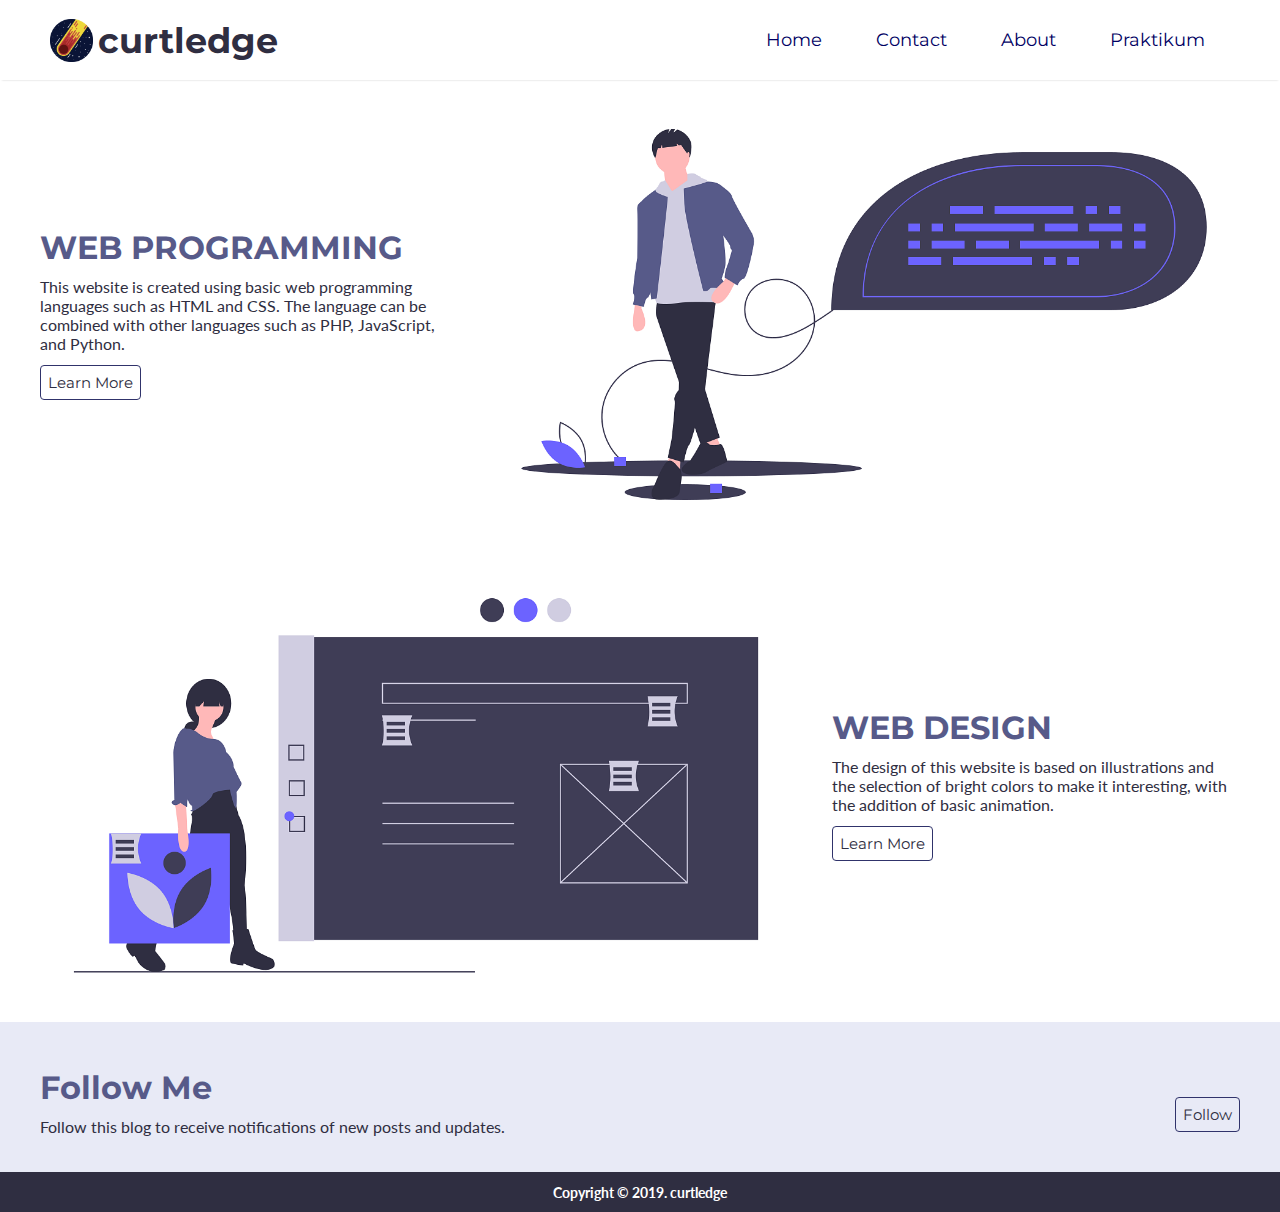
<file: index.html>
<!DOCTYPE html>
<html lang="en">
  <head>
    <meta charset="UTF-8" />
    <meta name="viewport" content="width=device-width, initial-scale=1.0" />
    <meta http-equiv="X-UA-Compatible" content="ie=edge" />
    <link rel="stylesheet" href="style.css" />
    <link
      href="https://fonts.googleapis.com/css?family=Montserrat&display=swap"
      rel="stylesheet"
    />
    <link
      href="https://fonts.googleapis.com/css?family=Lato&display=swap"
      rel="stylesheet"
    />
    <title>Curtledge</title>
  </head>
  <body>
    <!--Navigation Bar-->
    <div class="navbar-container">
      <div class="logo">
        <img src="img/logo.png" alt="logo" class="logo-img" />
        <h1 class="logo-text">Curtledge</h1>
      </div>
      <div class="navbar-menu">
        <a href="#" class="navbar-item active">Home</a>
        <a href="contact.html" class="navbar-item">Contact</a>
        <a href="about.html" class="navbar-item">About</a>
        <a href="article.html" class="navbar-item">Praktikum</a>
      </div>
    </div>

    <!--Banner-->
    <div class="banner-container">
      <div class="banner-content left">
        <h1>Web Programming</h1>
        <p>
          This website is created using basic web programming languages such as
          HTML and CSS. The language can be combined with other languages such
          as PHP, JavaScript, and Python.
        </p>
        <button class="btn">Learn More</button>
      </div>
      <img
        src="img/web-programming.png"
        alt="web-programming"
        class="banner-img"
      />
    </div>

    <!--Banner-->
    <div class="banner-container">
      <img src="img/web-design.png" alt="web-design" class="banner-img" />
      <div class="banner-content right">
        <h1>Web Design</h1>
        <p>
          The design of this website is based on illustrations and the selection
          of bright colors to make it interesting, with the addition of basic
          animation.
        </p>
        <button class="btn">Learn More</button>
      </div>
    </div>

    <!--Subscribe-->
    <div class="subscribe-container">
      <div class="subscribe-content">
        <h1>Follow Me</h1>
        <p>
          Follow this blog to receive notifications of new posts and updates.
        </p>
      </div>
      <div class="subscribe-button">
        <button class="btn">Follow</button>
      </div>
    </div>

    <div class="footer">
      <h1>
        Copyright &copy 2019. curtledge
      </h1>
    </div>
  </body>
</html>
</file>
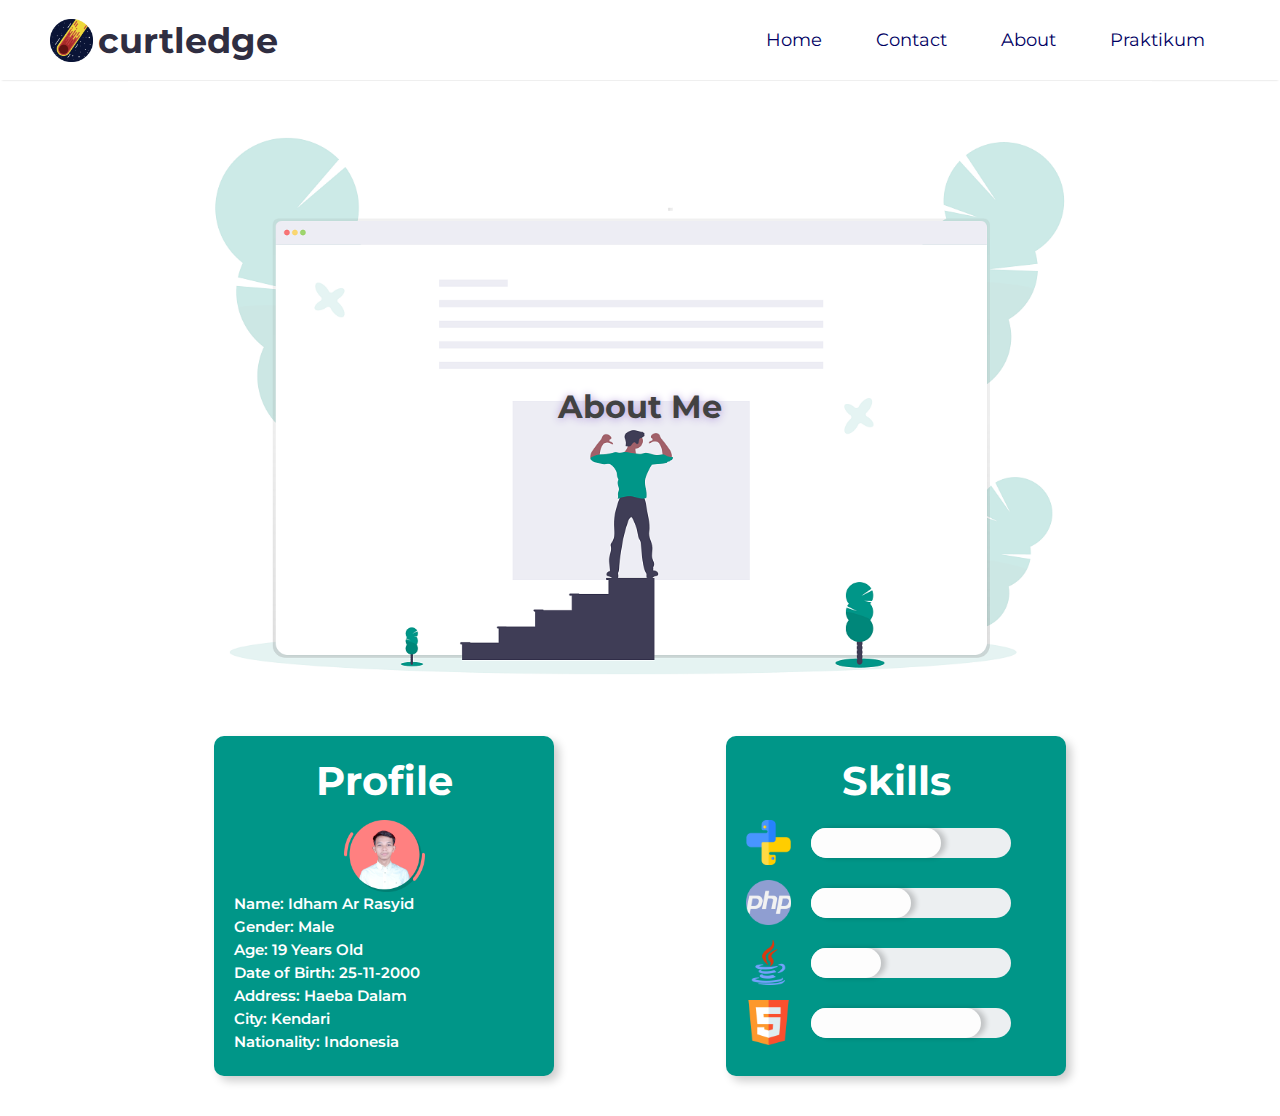
<file: about.html>
<!DOCTYPE html>
<html lang="en">
  <head>
    <meta charset="UTF-8" />
    <meta name="viewport" content="width=device-width, initial-scale=1.0" />
    <meta http-equiv="X-UA-Compatible" content="ie=edge" />
    <link rel="stylesheet" href="style.css" />
    <link
      href="https://fonts.googleapis.com/css?family=Montserrat&display=swap"
      rel="stylesheet"
    />
    <link
      href="https://fonts.googleapis.com/css?family=Lato&display=swap"
      rel="stylesheet"
    />
    <title>About</title>
  </head>
  <body>
    <!--Navigation Bar-->
    <div class="navbar-container">
      <div class="logo">
        <img src="img/logo.png" alt="logo" class="logo-img" />
        <h1 class="logo-text">Curtledge</h1>
      </div>
      <div class="navbar-menu">
        <a href="index.html" class="navbar-item active">Home</a>
        <a href="contact.html" class="navbar-item">Contact</a>
        <a href="#" class="navbar-item">About</a>
        <a href="article.html" class="navbar-item">Praktikum</a>
      </div>
    </div>

    <!--Landing-->
    <div class="landing-container">
      <div class="landing-img">
        <img src="img/about-me.png" alt="" />
      </div>
      <div class="landing-title">
        <h1>About Me</h1>
      </div>
    </div>

    <!--About-->
    <div class="about-container">
      <div class="about">
        <div class="profile card">
          <h1>Profile</h1>
          <img src="img/me.png" alt="me" class="me" />
          <p>Name: Idham Ar Rasyid</p>
          <p>Gender: Male</p>
          <p>Age: 19 Years Old</p>
          <p>Date of Birth: 25-11-2000</p>
          <p>Address: Haeba Dalam</p>
          <p>City: Kendari</p>
          <p>Nationality: Indonesia</p>
        </div>
        <div class="skills card">
          <h1>Skills</h1>
          <div class="python skill">
            <img src="img/python.png" alt="python" class="python" />
            <div class="slider-track">
              <div class="slider-python"></div>
            </div>
          </div>
          <div class="php skill">
            <img src="img/php.png" alt="php" class="php" />
            <div class="slider-track">
              <div class="slider-php"></div>
            </div>
          </div>
          <div class="java skill">
            <img src="img/java.png" alt="java" class="java" />
            <div class="slider-track">
              <div class="slider-java"></div>
            </div>
          </div>
          <div class="html5 skill">
            <img src="img/html5.png" alt="html5" class="html5" />
            <div class="slider-track">
              <div class="slider-html5"></div>
            </div>
          </div>
        </div>
      </div>
    </div>
  </body>
</html>
</file>
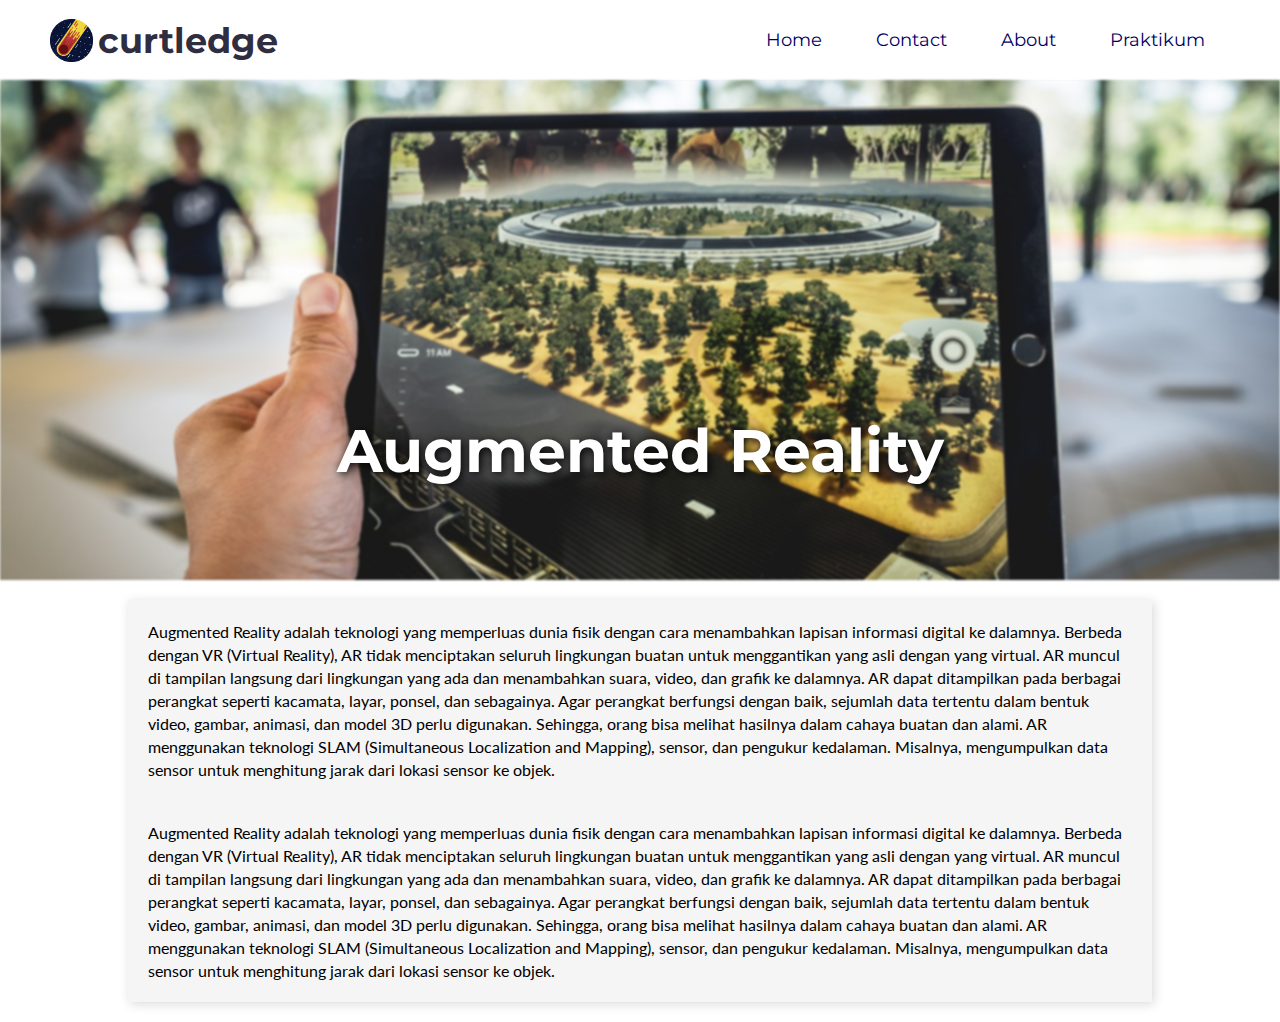
<file: ar.html>
<!DOCTYPE html>
<html lang="en">
  <head>
    <meta charset="UTF-8" />
    <meta name="viewport" content="width=device-width, initial-scale=1.0" />
    <meta http-equiv="X-UA-Compatible" content="ie=edge" />
    <link rel="stylesheet" href="style.css" />
    <link
      href="https://fonts.googleapis.com/css?family=Montserrat&display=swap"
      rel="stylesheet"
    />
    <link
      href="https://fonts.googleapis.com/css?family=Lato&display=swap"
      rel="stylesheet"
    />
    <title>Augmented Reality</title>
  </head>
  <body>
    <!--Navigation Bar-->
    <div class="navbar-container">
      <div class="logo">
        <img src="img/logo.png" alt="logo" class="logo-img" />
        <h1 class="logo-text">Curtledge</h1>
      </div>
      <div class="navbar-menu">
        <a href="index.html" class="navbar-item active">Home</a>
        <a href="contact.html" class="navbar-item">Contact</a>
        <a href="about.html" class="navbar-item">About</a>
        <a href="article.html" class="navbar-item">Praktikum</a>
      </div>
    </div>

    <!--Banner-->
    <div class="article-banner">
      <div class="article-img AR">
        <!-- <h1>Hardware</h1> -->
        <!-- <img src="" alt="Hardware" /> -->
      </div>
      <div class="article-title">
        <h1>Augmented Reality</h1>
      </div>
    </div>
    <div class="article-description">
      <div class="description-container">
        <div class="article-points">
          <p>
            Augmented Reality adalah teknologi yang memperluas dunia fisik
            dengan cara menambahkan lapisan informasi digital ke dalamnya.
            Berbeda dengan VR (Virtual Reality), AR tidak menciptakan seluruh
            lingkungan buatan untuk menggantikan yang asli dengan yang virtual.
            AR muncul di tampilan langsung dari lingkungan yang ada dan
            menambahkan suara, video, dan grafik ke dalamnya. AR dapat
            ditampilkan pada berbagai perangkat seperti kacamata, layar, ponsel,
            dan sebagainya. Agar perangkat berfungsi dengan baik, sejumlah data
            tertentu dalam bentuk video, gambar, animasi, dan model 3D perlu
            digunakan. Sehingga, orang bisa melihat hasilnya dalam cahaya buatan
            dan alami. AR menggunakan teknologi SLAM (Simultaneous Localization
            and Mapping), sensor, dan pengukur kedalaman. Misalnya, mengumpulkan
            data sensor untuk menghitung jarak dari lokasi sensor ke objek.
          </p>
        </div>
        <div class="article-points">
          <p>
            Augmented Reality adalah teknologi yang memperluas dunia fisik
            dengan cara menambahkan lapisan informasi digital ke dalamnya.
            Berbeda dengan VR (Virtual Reality), AR tidak menciptakan seluruh
            lingkungan buatan untuk menggantikan yang asli dengan yang virtual.
            AR muncul di tampilan langsung dari lingkungan yang ada dan
            menambahkan suara, video, dan grafik ke dalamnya. AR dapat
            ditampilkan pada berbagai perangkat seperti kacamata, layar, ponsel,
            dan sebagainya. Agar perangkat berfungsi dengan baik, sejumlah data
            tertentu dalam bentuk video, gambar, animasi, dan model 3D perlu
            digunakan. Sehingga, orang bisa melihat hasilnya dalam cahaya buatan
            dan alami. AR menggunakan teknologi SLAM (Simultaneous Localization
            and Mapping), sensor, dan pengukur kedalaman. Misalnya, mengumpulkan
            data sensor untuk menghitung jarak dari lokasi sensor ke objek.
          </p>
        </div>
      </div>
    </div>
  </body>
</html>
</file>
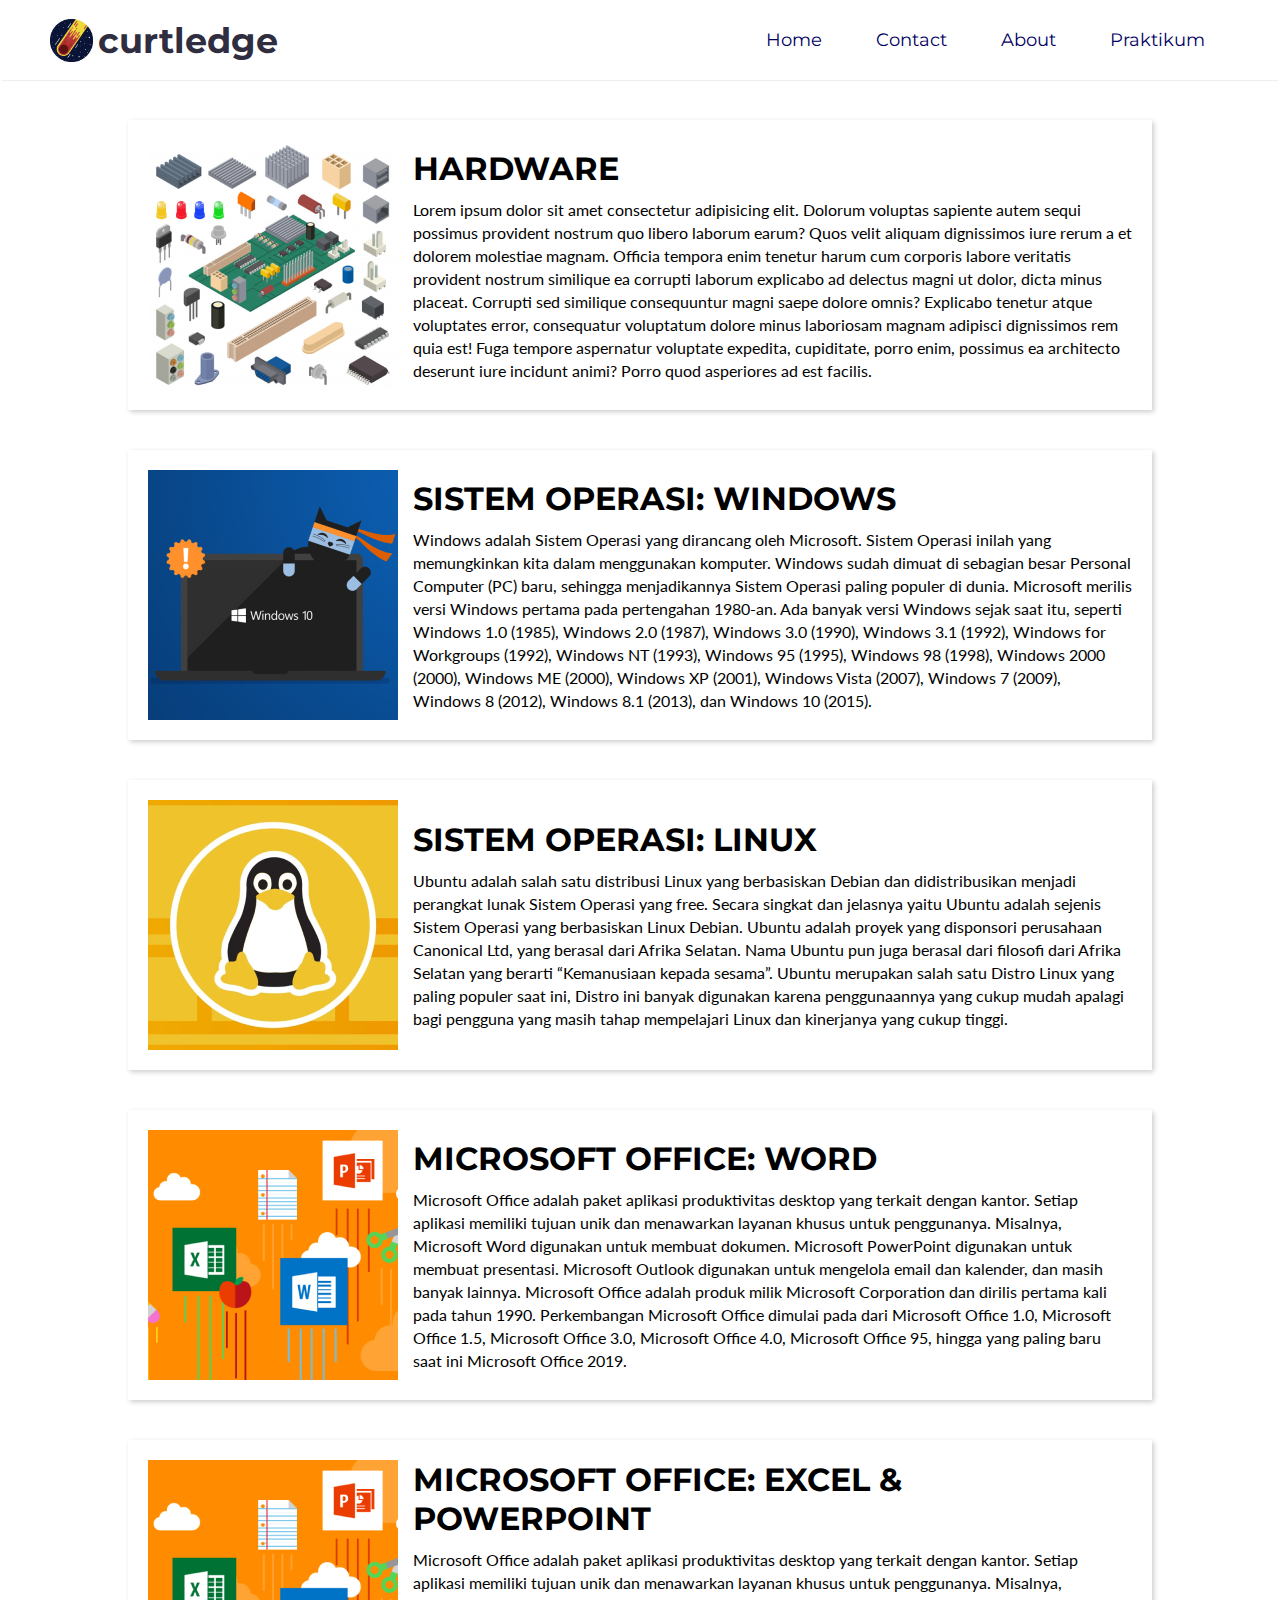
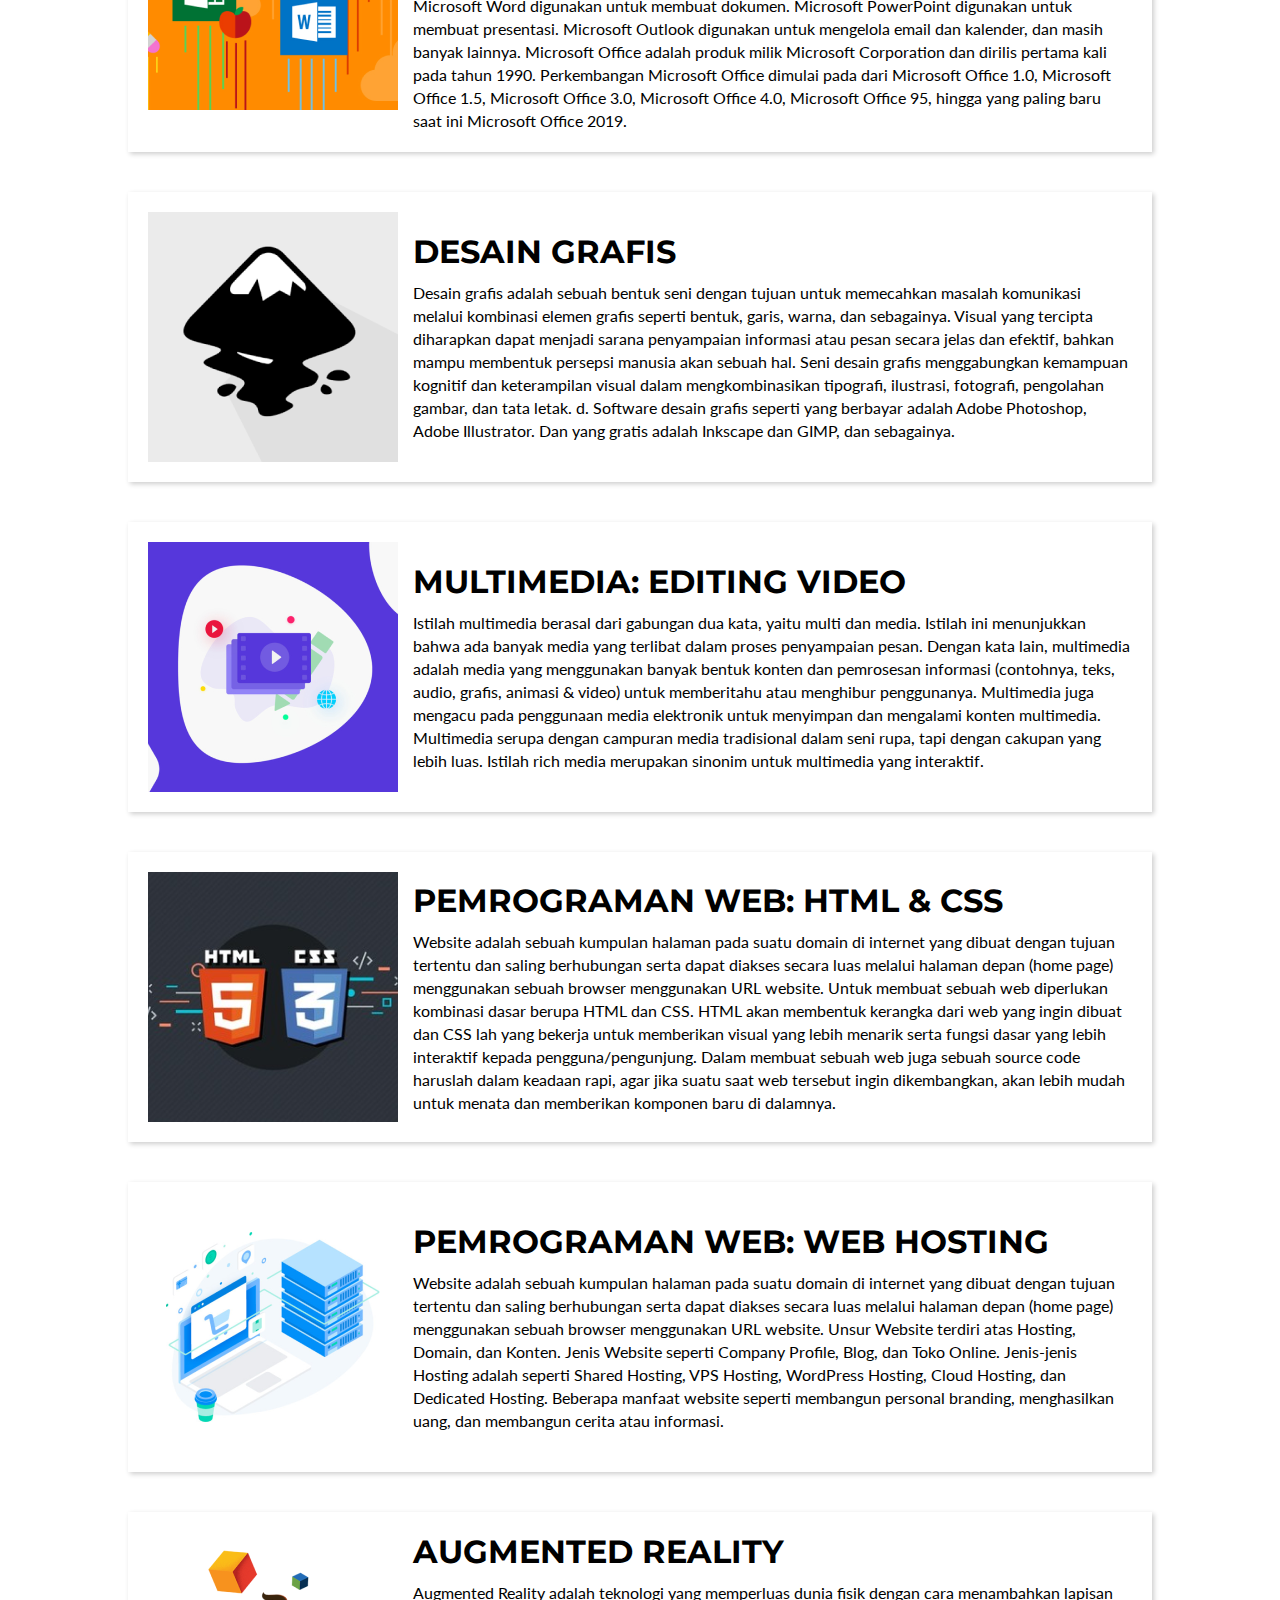
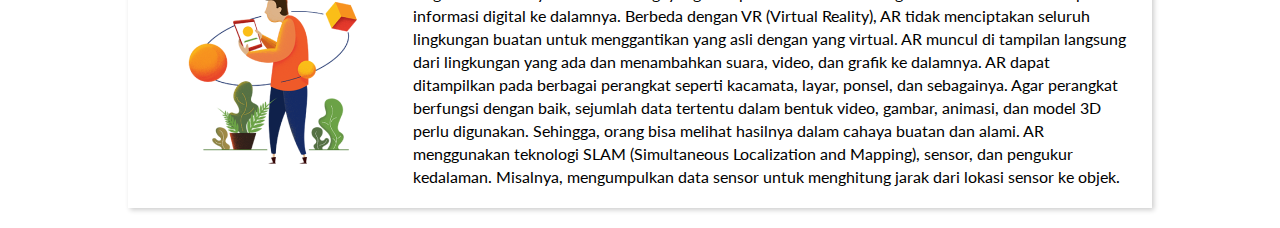
<file: article.html>
<!DOCTYPE html>
<html lang="en">
  <head>
    <meta charset="UTF-8" />
    <meta name="viewport" content="width=device-width, initial-scale=1.0" />
    <meta http-equiv="X-UA-Compatible" content="ie=edge" />
    <link rel="stylesheet" href="style.css" />
    <link
      href="https://fonts.googleapis.com/css?family=Montserrat&display=swap"
      rel="stylesheet"
    />
    <link
      href="https://fonts.googleapis.com/css?family=Lato&display=swap"
      rel="stylesheet"
    />
    <title>Praktikum</title>
  </head>
  <body>
    <!--Navigation Bar-->
    <div class="navbar-container">
      <div class="logo">
        <img src="img/logo.png" alt="logo" class="logo-img" />
        <h1 class="logo-text">Curtledge</h1>
      </div>
      <div class="navbar-menu">
        <a href="index.html" class="navbar-item active">Home</a>
        <a href="contact.html" class="navbar-item">Contact</a>
        <a href="about.html" class="navbar-item">About</a>
        <a href="#" class="navbar-item">Praktikum</a>
      </div>
    </div>

    <!--Article-->
    <div class="article-container">
      <div class="articles">
        <div class="praktikum-section">
          <div class="praktikum">
            <div class="banner-praktikum">
              <img src="img/Hardware (Article).png" alt="Hardware" />
            </div>
            <div class="description-praktikum">
              <a href="hardware.html">Hardware</a>
              <p>
                Lorem ipsum dolor sit amet consectetur adipisicing elit. Dolorum
                voluptas sapiente autem sequi possimus provident nostrum quo
                libero laborum earum? Quos velit aliquam dignissimos iure rerum
                a et dolorem molestiae magnam. Officia tempora enim tenetur
                harum cum corporis labore veritatis provident nostrum similique
                ea corrupti laborum explicabo ad delectus magni ut dolor, dicta
                minus placeat. Corrupti sed similique consequuntur magni saepe
                dolore omnis? Explicabo tenetur atque voluptates error,
                consequatur voluptatum dolore minus laboriosam magnam adipisci
                dignissimos rem quia est! Fuga tempore aspernatur voluptate
                expedita, cupiditate, porro enim, possimus ea architecto
                deserunt iure incidunt animi? Porro quod asperiores ad est
                facilis.
              </p>
            </div>
          </div>
        </div>

        <div class="praktikum-section">
          <div class="praktikum">
            <div class="banner-praktikum">
              <img src="img/Windows (Article).png" alt="Windows" />
            </div>
            <div class="description-praktikum">
              <a href="windows.html">Sistem Operasi: Windows</a>
              <p>
                Windows adalah Sistem Operasi yang dirancang oleh Microsoft.
                Sistem Operasi inilah yang memungkinkan kita dalam menggunakan
                komputer. Windows sudah dimuat di sebagian besar Personal
                Computer (PC) baru, sehingga menjadikannya Sistem Operasi paling
                populer di dunia. Microsoft merilis versi Windows pertama pada
                pertengahan 1980-an. Ada banyak versi Windows sejak saat itu,
                seperti Windows 1.0 (1985), Windows 2.0 (1987), Windows 3.0
                (1990), Windows 3.1 (1992), Windows for Workgroups (1992),
                Windows NT (1993), Windows 95 (1995), Windows 98 (1998), Windows
                2000 (2000), Windows ME (2000), Windows XP (2001), Windows Vista
                (2007), Windows 7 (2009), Windows 8 (2012), Windows 8.1 (2013),
                dan Windows 10 (2015).
              </p>
            </div>
          </div>
        </div>

        <div class="praktikum-section">
          <div class="praktikum">
            <div class="banner-praktikum">
              <img src="img/Linux (Article).png" alt="Linux" />
            </div>
            <div class="description-praktikum">
              <a href="linux.html">Sistem Operasi: Linux</a>
              <p>
                Ubuntu adalah salah satu distribusi Linux yang berbasiskan
                Debian dan didistribusikan menjadi perangkat lunak Sistem
                Operasi yang free. Secara singkat dan jelasnya yaitu Ubuntu
                adalah sejenis Sistem Operasi yang berbasiskan Linux Debian.
                Ubuntu adalah proyek yang disponsori perusahaan Canonical Ltd,
                yang berasal dari Afrika Selatan. Nama Ubuntu pun juga berasal
                dari filosofi dari Afrika Selatan yang berarti “Kemanusiaan
                kepada sesama”. Ubuntu merupakan salah satu Distro Linux yang
                paling populer saat ini, Distro ini banyak digunakan karena
                penggunaannya yang cukup mudah apalagi bagi pengguna yang masih
                tahap mempelajari Linux dan kinerjanya yang cukup tinggi.
              </p>
            </div>
          </div>
        </div>

        <div class="praktikum-section">
          <div class="praktikum">
            <div class="banner-praktikum">
              <img src="img/Microsoft Office (Article).png" alt="Word" />
            </div>
            <div class="description-praktikum">
              <a href="word.html">Microsoft Office: Word</a>
              <p>
                Microsoft Office adalah paket aplikasi produktivitas desktop
                yang terkait dengan kantor. Setiap aplikasi memiliki tujuan unik
                dan menawarkan layanan khusus untuk penggunanya. Misalnya,
                Microsoft Word digunakan untuk membuat dokumen. Microsoft
                PowerPoint digunakan untuk membuat presentasi. Microsoft Outlook
                digunakan untuk mengelola email dan kalender, dan masih banyak
                lainnya. Microsoft Office adalah produk milik Microsoft
                Corporation dan dirilis pertama kali pada tahun 1990.
                Perkembangan Microsoft Office dimulai pada dari Microsoft Office
                1.0, Microsoft Office 1.5, Microsoft Office 3.0, Microsoft
                Office 4.0, Microsoft Office 95, hingga yang paling baru saat
                ini Microsoft Office 2019.
              </p>
            </div>
          </div>
        </div>

        <div class="praktikum-section">
          <div class="praktikum">
            <div class="banner-praktikum">
              <img src="img/Microsoft Office (Article).png" alt="ExcelPpt" />
            </div>
            <div class="description-praktikum">
              <a href="excelppt.html">Microsoft Office: Excel & PowerPoint</a>
              <p>
                Microsoft Office adalah paket aplikasi produktivitas desktop
                yang terkait dengan kantor. Setiap aplikasi memiliki tujuan unik
                dan menawarkan layanan khusus untuk penggunanya. Misalnya,
                Microsoft Word digunakan untuk membuat dokumen. Microsoft
                PowerPoint digunakan untuk membuat presentasi. Microsoft Outlook
                digunakan untuk mengelola email dan kalender, dan masih banyak
                lainnya. Microsoft Office adalah produk milik Microsoft
                Corporation dan dirilis pertama kali pada tahun 1990.
                Perkembangan Microsoft Office dimulai pada dari Microsoft Office
                1.0, Microsoft Office 1.5, Microsoft Office 3.0, Microsoft
                Office 4.0, Microsoft Office 95, hingga yang paling baru saat
                ini Microsoft Office 2019.
              </p>
            </div>
          </div>
        </div>

        <div class="praktikum-section">
          <div class="praktikum">
            <div class="banner-praktikum">
              <img src="img/Inkscape (Article).png" alt="Inkscape" />
            </div>
            <div class="description-praktikum">
              <a href="desain.html">Desain Grafis</a>
              <p>
                Desain grafis adalah sebuah bentuk seni dengan tujuan untuk
                memecahkan masalah komunikasi melalui kombinasi elemen grafis
                seperti bentuk, garis, warna, dan sebagainya. Visual yang
                tercipta diharapkan dapat menjadi sarana penyampaian informasi
                atau pesan secara jelas dan efektif, bahkan mampu membentuk
                persepsi manusia akan sebuah hal. Seni desain grafis
                menggabungkan kemampuan kognitif dan keterampilan visual dalam
                mengkombinasikan tipografi, ilustrasi, fotografi, pengolahan
                gambar, dan tata letak. d. Software desain grafis seperti yang
                berbayar adalah Adobe Photoshop, Adobe Illustrator. Dan yang
                gratis adalah Inkscape dan GIMP, dan sebagainya.
              </p>
            </div>
          </div>
        </div>

        <div class="praktikum-section">
          <div class="praktikum">
            <div class="banner-praktikum">
              <img src="img/Editing Video (Article).png" alt="Multimedia" />
            </div>
            <div class="description-praktikum">
              <a href="multimedia.html">Multimedia: Editing Video</a>
              <p>
                Istilah multimedia berasal dari gabungan dua kata, yaitu multi
                dan media. Istilah ini menunjukkan bahwa ada banyak media yang
                terlibat dalam proses penyampaian pesan. Dengan kata lain,
                multimedia adalah media yang menggunakan banyak bentuk konten
                dan pemrosesan informasi (contohnya, teks, audio, grafis,
                animasi & video) untuk memberitahu atau menghibur penggunanya.
                Multimedia juga mengacu pada penggunaan media elektronik untuk
                menyimpan dan mengalami konten multimedia. Multimedia serupa
                dengan campuran media tradisional dalam seni rupa, tapi dengan
                cakupan yang lebih luas. Istilah rich media merupakan sinonim
                untuk multimedia yang interaktif.
              </p>
            </div>
          </div>
        </div>

        <div class="praktikum-section">
          <div class="praktikum">
            <div class="banner-praktikum">
              <img src="img/HTML (Article).png" alt="WebHTML" />
            </div>
            <div class="description-praktikum">
              <a href="htmlcss.html">Pemrograman Web: HTML & CSS</a>
              <p>
                Website adalah sebuah kumpulan halaman pada suatu domain di
                internet yang dibuat dengan tujuan tertentu dan saling
                berhubungan serta dapat diakses secara luas melalui halaman
                depan (home page) menggunakan sebuah browser menggunakan URL
                website. Untuk membuat sebuah web diperlukan kombinasi dasar
                berupa HTML dan CSS. HTML akan membentuk kerangka dari web yang
                ingin dibuat dan CSS lah yang bekerja untuk memberikan visual
                yang lebih menarik serta fungsi dasar yang lebih interaktif
                kepada pengguna/pengunjung. Dalam membuat sebuah web juga sebuah
                source code haruslah dalam keadaan rapi, agar jika suatu saat
                web tersebut ingin dikembangkan, akan lebih mudah untuk menata
                dan memberikan komponen baru di dalamnya.
              </p>
            </div>
          </div>
        </div>

        <div class="praktikum-section">
          <div class="praktikum">
            <div class="banner-praktikum">
              <img src="img/Hosting (Article).png" alt="WebHosting" />
            </div>
            <div class="description-praktikum">
              <a href="hosting.html">Pemrograman Web: Web Hosting</a>
              <p>
                Website adalah sebuah kumpulan halaman pada suatu domain di
                internet yang dibuat dengan tujuan tertentu dan saling
                berhubungan serta dapat diakses secara luas melalui halaman
                depan (home page) menggunakan sebuah browser menggunakan URL
                website. Unsur Website terdiri atas Hosting, Domain, dan Konten.
                Jenis Website seperti Company Profile, Blog, dan Toko Online.
                Jenis-jenis Hosting adalah seperti Shared Hosting, VPS Hosting,
                WordPress Hosting, Cloud Hosting, dan Dedicated Hosting.
                Beberapa manfaat website seperti membangun personal branding,
                menghasilkan uang, dan membangun cerita atau informasi.
              </p>
            </div>
          </div>
        </div>

        <div class="praktikum-section">
          <div class="praktikum">
            <div class="banner-praktikum">
              <img src="img/AR (Article).png" alt="Augmented Reality" />
            </div>
            <div class="description-praktikum">
              <a href="ar.html">Augmented Reality</a>
              <p>
                Augmented Reality adalah teknologi yang memperluas dunia fisik
                dengan cara menambahkan lapisan informasi digital ke dalamnya.
                Berbeda dengan VR (Virtual Reality), AR tidak menciptakan
                seluruh lingkungan buatan untuk menggantikan yang asli dengan
                yang virtual. AR muncul di tampilan langsung dari lingkungan
                yang ada dan menambahkan suara, video, dan grafik ke dalamnya.
                AR dapat ditampilkan pada berbagai perangkat seperti kacamata,
                layar, ponsel, dan sebagainya. Agar perangkat berfungsi dengan
                baik, sejumlah data tertentu dalam bentuk video, gambar,
                animasi, dan model 3D perlu digunakan. Sehingga, orang bisa
                melihat hasilnya dalam cahaya buatan dan alami. AR menggunakan
                teknologi SLAM (Simultaneous Localization and Mapping), sensor,
                dan pengukur kedalaman. Misalnya, mengumpulkan data sensor untuk
                menghitung jarak dari lokasi sensor ke objek.
              </p>
            </div>
          </div>
        </div>
      </div>
    </div>
  </body>
</html>
</file>
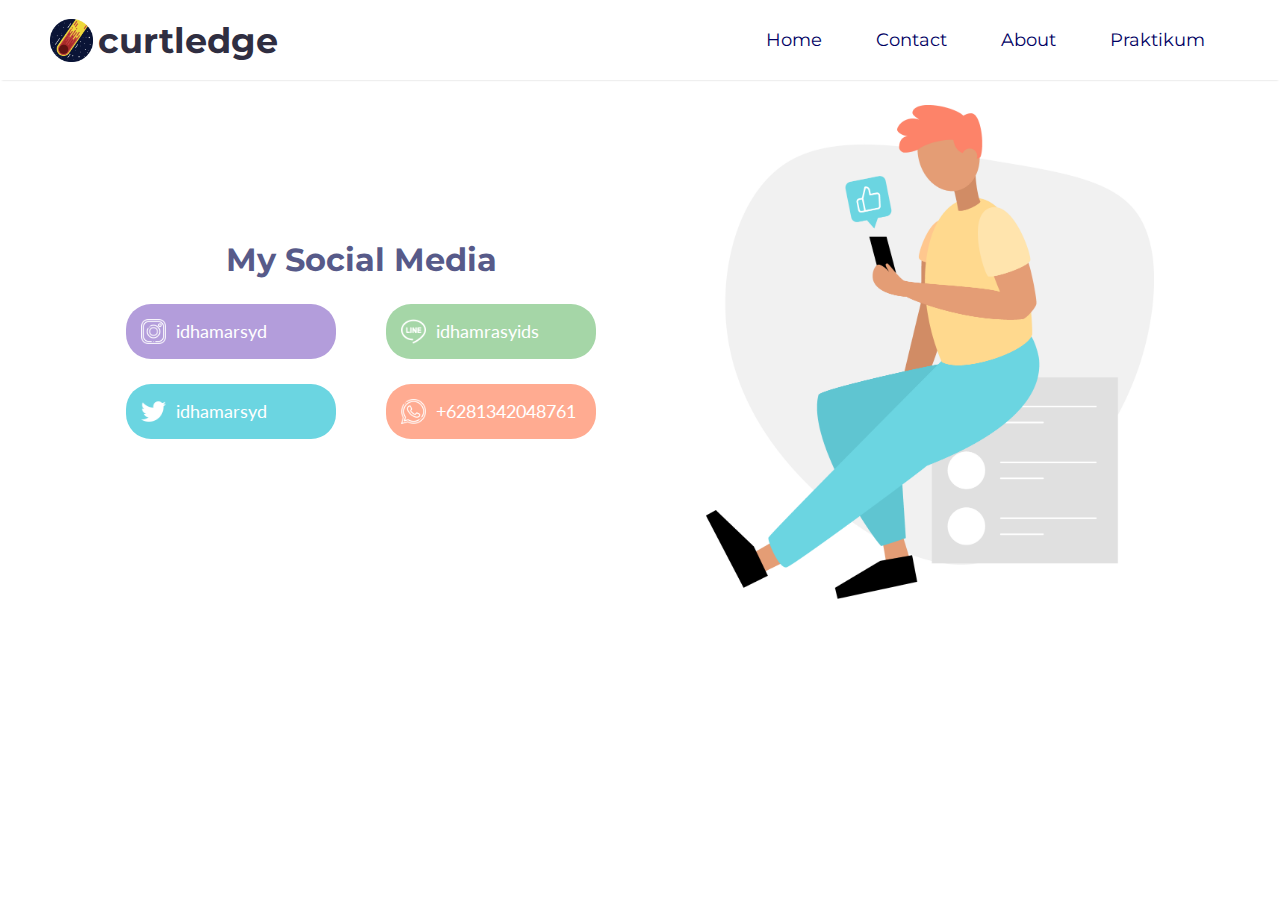
<file: contact.html>
<!DOCTYPE html>
<html lang="en">
  <head>
    <meta charset="UTF-8" />
    <meta name="viewport" content="width=device-width, initial-scale=1.0" />
    <meta http-equiv="X-UA-Compatible" content="ie=edge" />
    <link rel="stylesheet" href="style.css" />
    <link
      href="https://fonts.googleapis.com/css?family=Montserrat&display=swap"
      rel="stylesheet"
    />
    <link
      href="https://fonts.googleapis.com/css?family=Lato&display=swap"
      rel="stylesheet"
    />
    <title>Contact</title>
  </head>
  <body>
    <!--Navigation Bar-->
    <div class="navbar-container">
      <div class="logo">
        <img src="img/logo.png" alt="logo" class="logo-img" />
        <h1 class="logo-text">Curtledge</h1>
      </div>
      <div class="navbar-menu">
        <a href="index.html" class="navbar-item">Home</a>
        <a href="#" class="navbar-item">Contact</a>
        <a href="about.html" class="navbar-item">About</a>
        <a href="article.html" class="navbar-item">Praktikum</a>
      </div>
    </div>

    <!--Social Media-->
    <div class="social-container">
      <div class="social-content">
        <h1>My Social Media</h1>
        <div class="socmed-container">
          <div class="socmed-body">
            <div class="social-media">
              <a
                href="https://instagram.com/idhamarsyd"
                class="instagram"
                target="_blank"
              >
                <img
                  src="img/instagram.png"
                  alt="instagram"
                  class="social-icon"
                />
                <p>idhamarsyd</p></a
              >
            </div>
            <div class="social-media">
              <a
                href="https://twitter.com/idhamarsyd"
                class="twitter"
                target="_blank"
              >
                <img src="img/twitter.png" alt="twitter" class="social-icon" />
                <p>idhamarsyd</p></a
              >
            </div>
          </div>
          <div class="socmed-body">
            <div class="social-media">
              <a
                href="http://line.me/ti/p/~idhamrasyids"
                class="line"
                target="_blank"
              >
                <img src="img/line.png" alt="line" class="social-icon" />
                <p>idhamrasyids</p></a
              >
            </div>
            <div class="social-media">
              <a
                href="https://api.whatsapp.com/send?phone=6281342048761&text=Hello"
                class="whatsapp"
                target="_blank"
              >
                <img
                  src="img/whatsapp.png"
                  alt="whatsapp"
                  class="social-icon"
                />
                <p>+6281342048761</p></a
              >
            </div>
          </div>
        </div>
      </div>
      <img src="img/social-media.png" alt="social-media" class="social-img" />
    </div>
  </body>
</html>
</file>
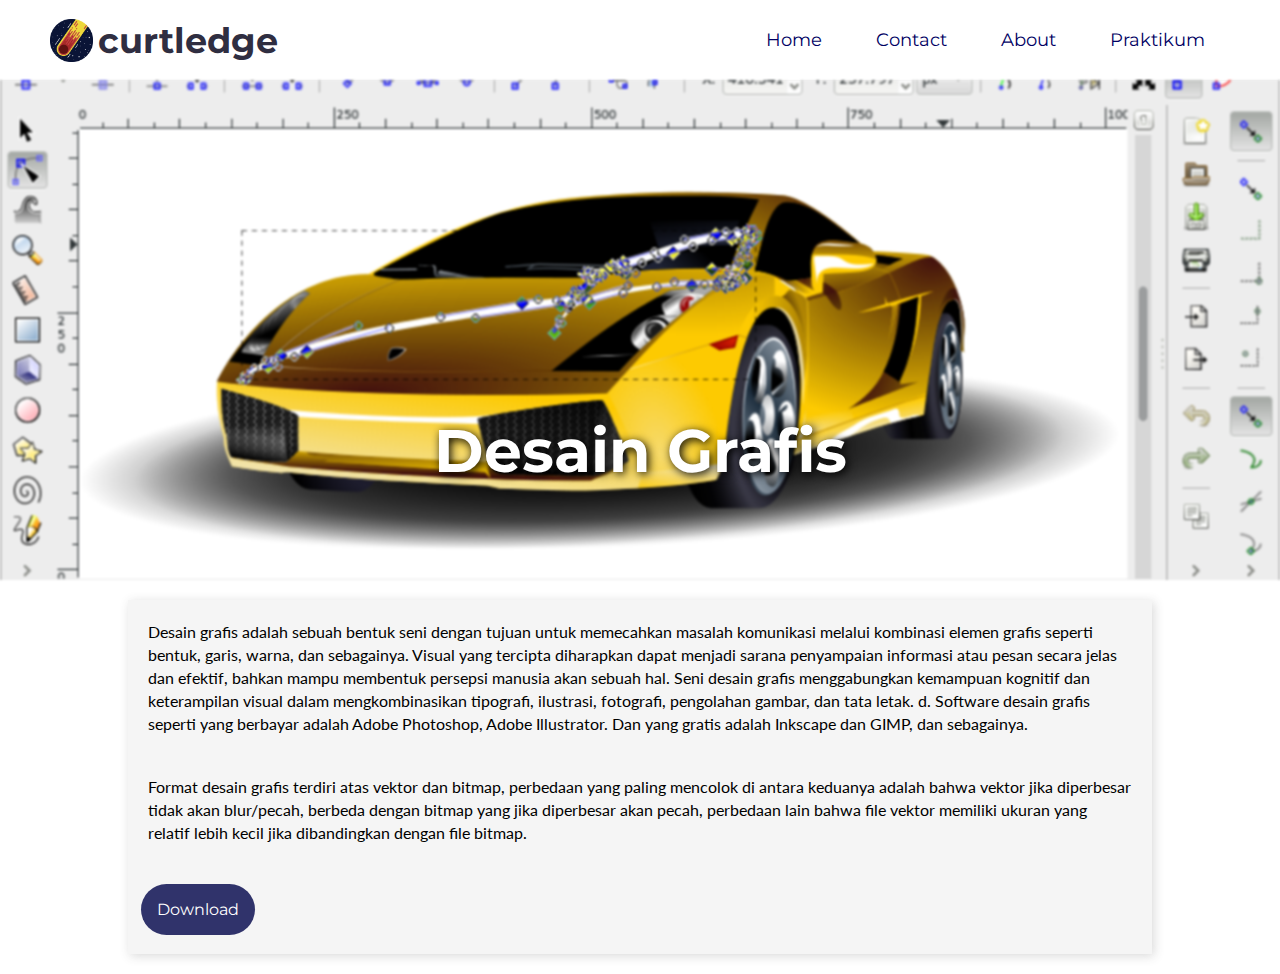
<file: desain.html>
<!DOCTYPE html>
<html lang="en">
  <head>
    <meta charset="UTF-8" />
    <meta name="viewport" content="width=device-width, initial-scale=1.0" />
    <meta http-equiv="X-UA-Compatible" content="ie=edge" />
    <link rel="stylesheet" href="style.css" />
    <link
      href="https://fonts.googleapis.com/css?family=Montserrat&display=swap"
      rel="stylesheet"
    />
    <link
      href="https://fonts.googleapis.com/css?family=Lato&display=swap"
      rel="stylesheet"
    />
    <title>Design</title>
  </head>
  <body>
    <!--Navigation Bar-->
    <div class="navbar-container">
      <div class="logo">
        <img src="img/logo.png" alt="logo" class="logo-img" />
        <h1 class="logo-text">Curtledge</h1>
      </div>
      <div class="navbar-menu">
        <a href="index.html" class="navbar-item active">Home</a>
        <a href="contact.html" class="navbar-item">Contact</a>
        <a href="about.html" class="navbar-item">About</a>
        <a href="article.html" class="navbar-item">Praktikum</a>
      </div>
    </div>

    <!--Banner-->
    <div class="article-banner">
      <div class="article-img Design">
        <!-- <h1>Hardware</h1> -->
        <!-- <img src="" alt="Hardware" /> -->
      </div>
      <div class="article-title">
        <h1>Desain Grafis</h1>
      </div>
    </div>
    <div class="article-description">
      <div class="description-container">
        <div class="article-points">
          <p>
            Desain grafis adalah sebuah bentuk seni dengan tujuan untuk
            memecahkan masalah komunikasi melalui kombinasi elemen grafis
            seperti bentuk, garis, warna, dan sebagainya. Visual yang tercipta
            diharapkan dapat menjadi sarana penyampaian informasi atau pesan
            secara jelas dan efektif, bahkan mampu membentuk persepsi manusia
            akan sebuah hal. Seni desain grafis menggabungkan kemampuan kognitif
            dan keterampilan visual dalam mengkombinasikan tipografi, ilustrasi,
            fotografi, pengolahan gambar, dan tata letak. d. Software desain
            grafis seperti yang berbayar adalah Adobe Photoshop, Adobe
            Illustrator. Dan yang gratis adalah Inkscape dan GIMP, dan
            sebagainya.
          </p>
        </div>
        <div class="article-points">
          <p>
            Format desain grafis terdiri atas vektor dan bitmap, perbedaan yang
            paling mencolok di antara keduanya adalah bahwa vektor jika
            diperbesar tidak akan blur/pecah, berbeda dengan bitmap yang jika
            diperbesar akan pecah, perbedaan lain bahwa file vektor memiliki
            ukuran yang relatif lebih kecil jika dibandingkan dengan file
            bitmap.
          </p>
        </div>
        <div class="download">
          <a
            href="https://drive.google.com/file/d/1fi3bx7kBbboOTYGIFMtSiieRvESSSetv/view?usp=sharing"
            target="_blank"
            >Download</a
          >
        </div>
      </div>
    </div>
  </body>
</html>
</file>
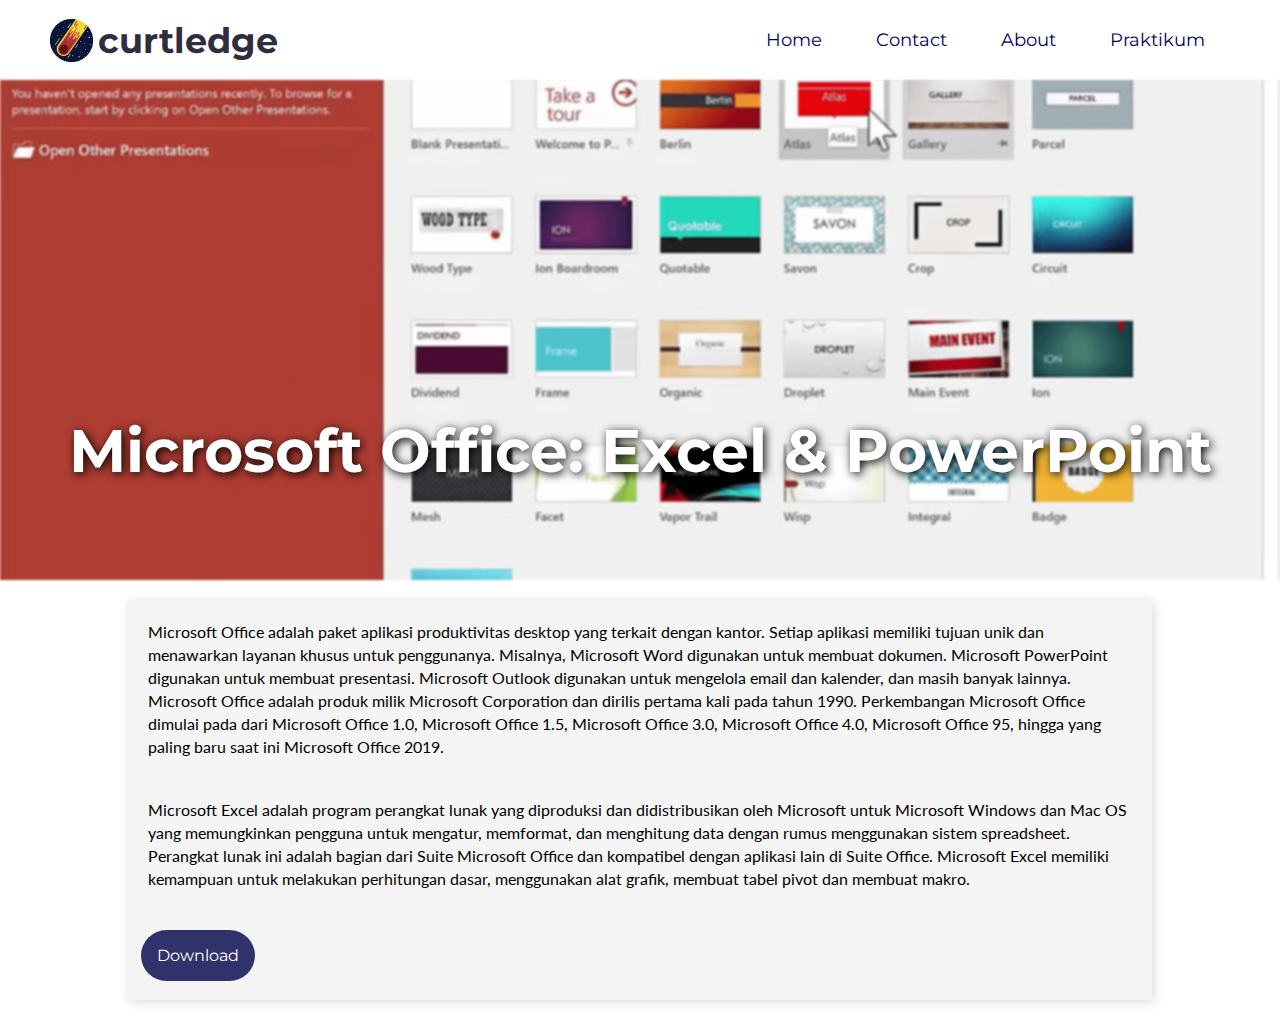
<file: excelppt.html>
<!DOCTYPE html>
<html lang="en">
  <head>
    <meta charset="UTF-8" />
    <meta name="viewport" content="width=device-width, initial-scale=1.0" />
    <meta http-equiv="X-UA-Compatible" content="ie=edge" />
    <link rel="stylesheet" href="style.css" />
    <link
      href="https://fonts.googleapis.com/css?family=Montserrat&display=swap"
      rel="stylesheet"
    />
    <link
      href="https://fonts.googleapis.com/css?family=Lato&display=swap"
      rel="stylesheet"
    />
    <title>Excel & PowerPoint</title>
  </head>
  <body>
    <!--Navigation Bar-->
    <div class="navbar-container">
      <div class="logo">
        <img src="img/logo.png" alt="logo" class="logo-img" />
        <h1 class="logo-text">Curtledge</h1>
      </div>
      <div class="navbar-menu">
        <a href="index.html" class="navbar-item active">Home</a>
        <a href="contact.html" class="navbar-item">Contact</a>
        <a href="about.html" class="navbar-item">About</a>
        <a href="article.html" class="navbar-item">Praktikum</a>
      </div>
    </div>

    <!--Banner-->
    <div class="article-banner">
      <div class="article-img ExcelPpt">
        <!-- <h1>Hardware</h1> -->
        <!-- <img src="" alt="Hardware" /> -->
      </div>
      <div class="article-title">
        <h1>Microsoft Office: Excel & PowerPoint</h1>
      </div>
    </div>
    <div class="article-description">
      <div class="description-container">
        <div class="article-points">
          <p>
            Microsoft Office adalah paket aplikasi produktivitas desktop yang
            terkait dengan kantor. Setiap aplikasi memiliki tujuan unik dan
            menawarkan layanan khusus untuk penggunanya. Misalnya, Microsoft
            Word digunakan untuk membuat dokumen. Microsoft PowerPoint digunakan
            untuk membuat presentasi. Microsoft Outlook digunakan untuk
            mengelola email dan kalender, dan masih banyak lainnya. Microsoft
            Office adalah produk milik Microsoft Corporation dan dirilis pertama
            kali pada tahun 1990. Perkembangan Microsoft Office dimulai pada
            dari Microsoft Office 1.0, Microsoft Office 1.5, Microsoft Office
            3.0, Microsoft Office 4.0, Microsoft Office 95, hingga yang paling
            baru saat ini Microsoft Office 2019.
          </p>
        </div>
        <div class="article-points">
          <p>
            Microsoft Excel adalah program perangkat lunak yang diproduksi dan
            didistribusikan oleh Microsoft untuk Microsoft Windows dan Mac OS
            yang memungkinkan pengguna untuk mengatur, memformat, dan menghitung
            data dengan rumus menggunakan sistem spreadsheet. Perangkat lunak
            ini adalah bagian dari Suite Microsoft Office dan kompatibel dengan
            aplikasi lain di Suite Office. Microsoft Excel memiliki kemampuan
            untuk melakukan perhitungan dasar, menggunakan alat grafik, membuat
            tabel pivot dan membuat makro.
          </p>
        </div>
        <div class="download">
          <a
            href="https://drive.google.com/file/d/1lWIwsM1RZOhIqJnS8bX2ud_F7XvA3coj/view?usp=sharing"
            target="_blank"
            >Download</a
          >
        </div>
      </div>
    </div>
  </body>
</html>
</file>
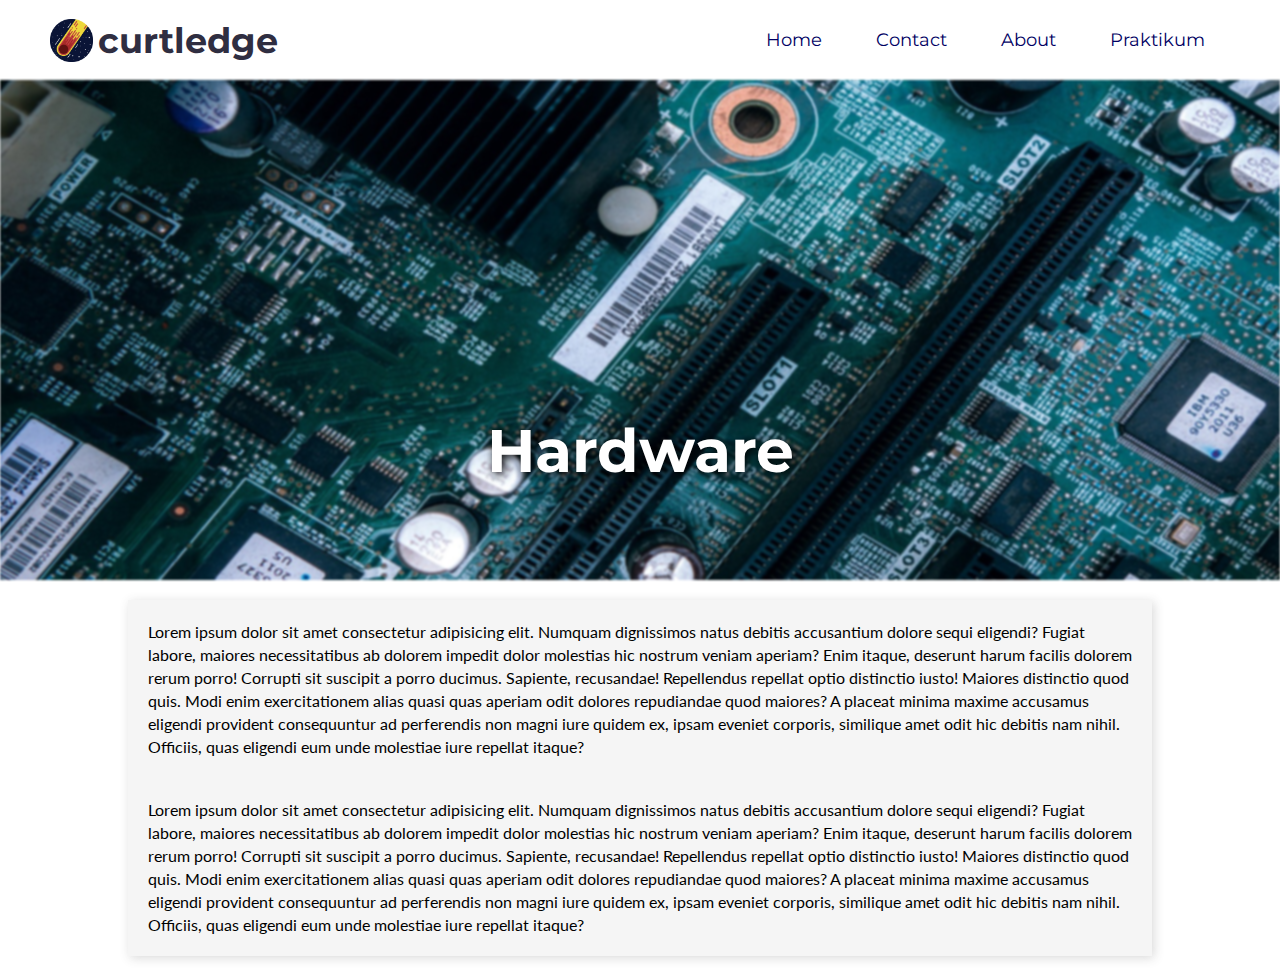
<file: hardware.html>
<!DOCTYPE html>
<html lang="en">
  <head>
    <meta charset="UTF-8" />
    <meta name="viewport" content="width=device-width, initial-scale=1.0" />
    <meta http-equiv="X-UA-Compatible" content="ie=edge" />
    <link rel="stylesheet" href="style.css" />
    <link
      href="https://fonts.googleapis.com/css?family=Montserrat&display=swap"
      rel="stylesheet"
    />
    <link
      href="https://fonts.googleapis.com/css?family=Lato&display=swap"
      rel="stylesheet"
    />
    <title>Hardware</title>
  </head>
  <body>
    <!--Navigation Bar-->
    <div class="navbar-container">
      <div class="logo">
        <img src="img/logo.png" alt="logo" class="logo-img" />
        <h1 class="logo-text">Curtledge</h1>
      </div>
      <div class="navbar-menu">
        <a href="index.html" class="navbar-item active">Home</a>
        <a href="contact.html" class="navbar-item">Contact</a>
        <a href="about.html" class="navbar-item">About</a>
        <a href="article.html" class="navbar-item">Praktikum</a>
      </div>
    </div>

    <!--Banner-->
    <div class="article-banner">
      <div class="article-img Hardware">
        <!-- <h1>Hardware</h1> -->
        <!-- <img src="" alt="Hardware" /> -->
      </div>
      <div class="article-title">
        <h1>Hardware</h1>
      </div>
    </div>
    <div class="article-description">
      <div class="description-container">
        <div class="article-points">
          <p>
            Lorem ipsum dolor sit amet consectetur adipisicing elit. Numquam
            dignissimos natus debitis accusantium dolore sequi eligendi? Fugiat
            labore, maiores necessitatibus ab dolorem impedit dolor molestias
            hic nostrum veniam aperiam? Enim itaque, deserunt harum facilis
            dolorem rerum porro! Corrupti sit suscipit a porro ducimus.
            Sapiente, recusandae! Repellendus repellat optio distinctio iusto!
            Maiores distinctio quod quis. Modi enim exercitationem alias quasi
            quas aperiam odit dolores repudiandae quod maiores? A placeat minima
            maxime accusamus eligendi provident consequuntur ad perferendis non
            magni iure quidem ex, ipsam eveniet corporis, similique amet odit
            hic debitis nam nihil. Officiis, quas eligendi eum unde molestiae
            iure repellat itaque?
          </p>
        </div>
        <div class="article-points">
          <p>
            Lorem ipsum dolor sit amet consectetur adipisicing elit. Numquam
            dignissimos natus debitis accusantium dolore sequi eligendi? Fugiat
            labore, maiores necessitatibus ab dolorem impedit dolor molestias
            hic nostrum veniam aperiam? Enim itaque, deserunt harum facilis
            dolorem rerum porro! Corrupti sit suscipit a porro ducimus.
            Sapiente, recusandae! Repellendus repellat optio distinctio iusto!
            Maiores distinctio quod quis. Modi enim exercitationem alias quasi
            quas aperiam odit dolores repudiandae quod maiores? A placeat minima
            maxime accusamus eligendi provident consequuntur ad perferendis non
            magni iure quidem ex, ipsam eveniet corporis, similique amet odit
            hic debitis nam nihil. Officiis, quas eligendi eum unde molestiae
            iure repellat itaque?
          </p>
        </div>
      </div>
    </div>
  </body>
</html>
</file>
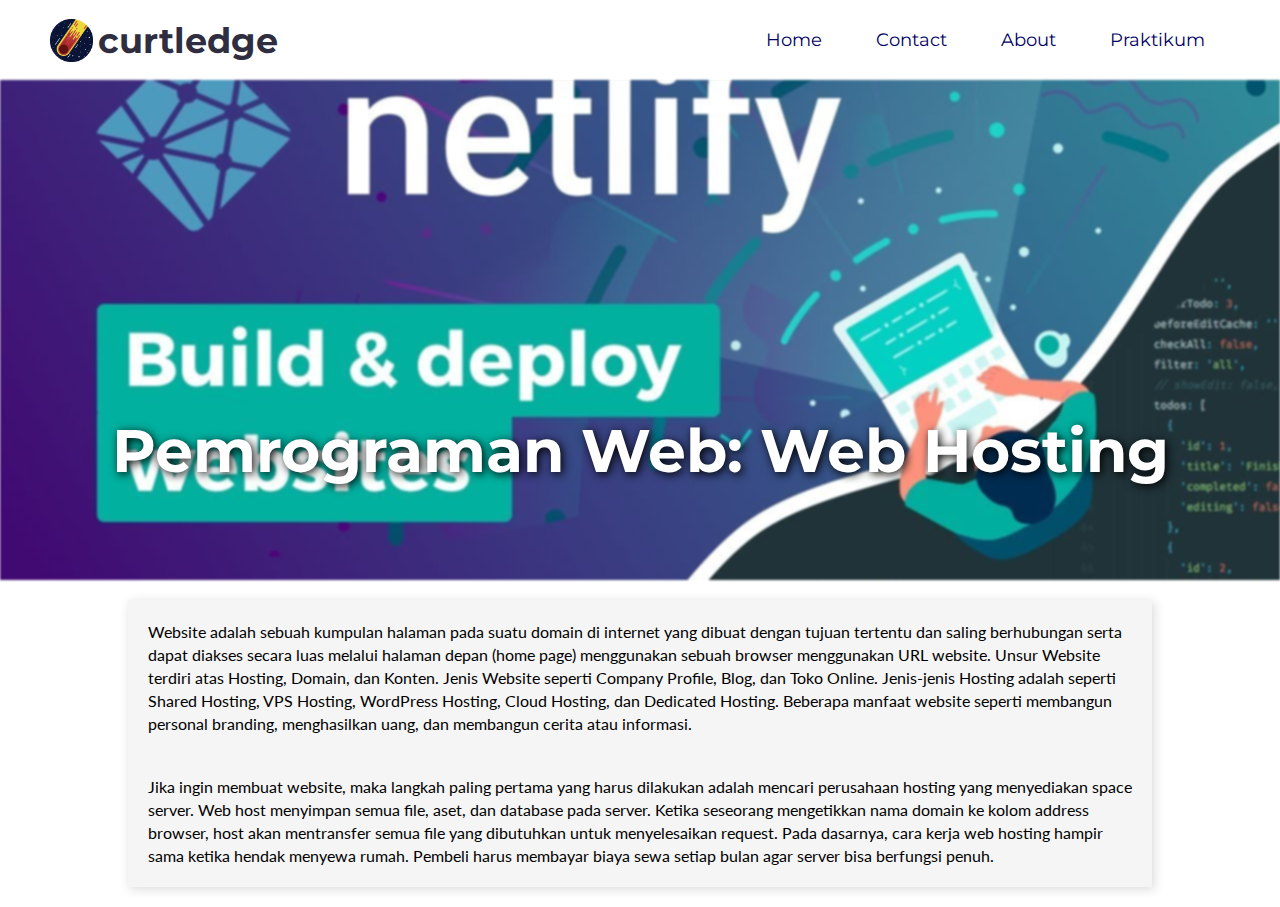
<file: hosting.html>
<!DOCTYPE html>
<html lang="en">
  <head>
    <meta charset="UTF-8" />
    <meta name="viewport" content="width=device-width, initial-scale=1.0" />
    <meta http-equiv="X-UA-Compatible" content="ie=edge" />
    <link rel="stylesheet" href="style.css" />
    <link
      href="https://fonts.googleapis.com/css?family=Montserrat&display=swap"
      rel="stylesheet"
    />
    <link
      href="https://fonts.googleapis.com/css?family=Lato&display=swap"
      rel="stylesheet"
    />
    <title>Hosting</title>
  </head>
  <body>
    <!--Navigation Bar-->
    <div class="navbar-container">
      <div class="logo">
        <img src="img/logo.png" alt="logo" class="logo-img" />
        <h1 class="logo-text">Curtledge</h1>
      </div>
      <div class="navbar-menu">
        <a href="index.html" class="navbar-item active">Home</a>
        <a href="contact.html" class="navbar-item">Contact</a>
        <a href="about.html" class="navbar-item">About</a>
        <a href="article.html" class="navbar-item">Praktikum</a>
      </div>
    </div>

    <!--Banner-->
    <div class="article-banner">
      <div class="article-img Hosting">
        <!-- <h1>Hardware</h1> -->
        <!-- <img src="" alt="Hardware" /> -->
      </div>
      <div class="article-title">
        <h1>Pemrograman Web: Web Hosting</h1>
      </div>
    </div>
    <div class="article-description">
      <div class="description-container">
        <div class="article-points">
          <p>
            Website adalah sebuah kumpulan halaman pada suatu domain di internet
            yang dibuat dengan tujuan tertentu dan saling berhubungan serta
            dapat diakses secara luas melalui halaman depan (home page)
            menggunakan sebuah browser menggunakan URL website. Unsur Website
            terdiri atas Hosting, Domain, dan Konten. Jenis Website seperti
            Company Profile, Blog, dan Toko Online. Jenis-jenis Hosting adalah
            seperti Shared Hosting, VPS Hosting, WordPress Hosting, Cloud
            Hosting, dan Dedicated Hosting. Beberapa manfaat website seperti
            membangun personal branding, menghasilkan uang, dan membangun cerita
            atau informasi.
          </p>
        </div>
        <div class="article-points">
          <p>
            Jika ingin membuat website, maka langkah paling pertama yang harus
            dilakukan adalah mencari perusahaan hosting yang menyediakan space
            server. Web host menyimpan semua file, aset, dan database pada
            server. Ketika seseorang mengetikkan nama domain ke kolom address
            browser, host akan mentransfer semua file yang dibutuhkan untuk
            menyelesaikan request. Pada dasarnya, cara kerja web hosting hampir
            sama ketika hendak menyewa rumah. Pembeli harus membayar biaya sewa
            setiap bulan agar server bisa berfungsi penuh.
          </p>
        </div>
      </div>
    </div>
  </body>
</html>
</file>
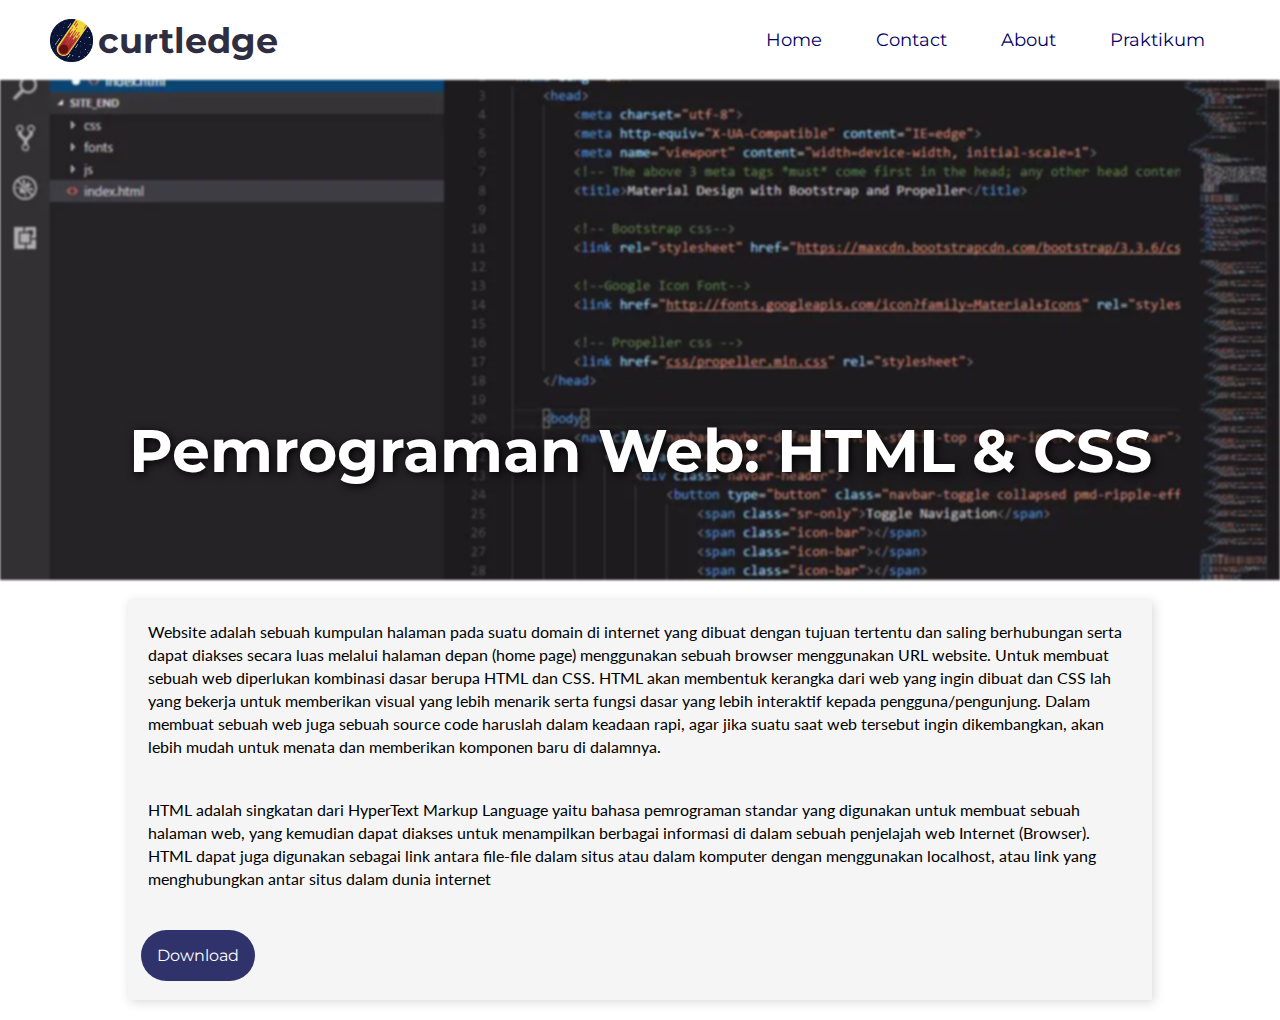
<file: htmlcss.html>
<!DOCTYPE html>
<html lang="en">
  <head>
    <meta charset="UTF-8" />
    <meta name="viewport" content="width=device-width, initial-scale=1.0" />
    <meta http-equiv="X-UA-Compatible" content="ie=edge" />
    <link rel="stylesheet" href="style.css" />
    <link
      href="https://fonts.googleapis.com/css?family=Montserrat&display=swap"
      rel="stylesheet"
    />
    <link
      href="https://fonts.googleapis.com/css?family=Lato&display=swap"
      rel="stylesheet"
    />
    <title>HTML & CSS</title>
  </head>
  <body>
    <!--Navigation Bar-->
    <div class="navbar-container">
      <div class="logo">
        <img src="img/logo.png" alt="logo" class="logo-img" />
        <h1 class="logo-text">Curtledge</h1>
      </div>
      <div class="navbar-menu">
        <a href="index.html" class="navbar-item active">Home</a>
        <a href="contact.html" class="navbar-item">Contact</a>
        <a href="about.html" class="navbar-item">About</a>
        <a href="article.html" class="navbar-item">Praktikum</a>
      </div>
    </div>

    <!--Banner-->
    <div class="article-banner">
      <div class="article-img HTMLCSS">
        <!-- <h1>Hardware</h1> -->
        <!-- <img src="" alt="Hardware" /> -->
      </div>
      <div class="article-title">
        <h1>Pemrograman Web: HTML & CSS</h1>
      </div>
    </div>
    <div class="article-description">
      <div class="description-container">
        <div class="article-points">
          <p>
            Website adalah sebuah kumpulan halaman pada suatu domain di internet
            yang dibuat dengan tujuan tertentu dan saling berhubungan serta
            dapat diakses secara luas melalui halaman depan (home page)
            menggunakan sebuah browser menggunakan URL website. Untuk membuat
            sebuah web diperlukan kombinasi dasar berupa HTML dan CSS. HTML akan
            membentuk kerangka dari web yang ingin dibuat dan CSS lah yang
            bekerja untuk memberikan visual yang lebih menarik serta fungsi
            dasar yang lebih interaktif kepada pengguna/pengunjung. Dalam
            membuat sebuah web juga sebuah source code haruslah dalam keadaan
            rapi, agar jika suatu saat web tersebut ingin dikembangkan, akan
            lebih mudah untuk menata dan memberikan komponen baru di dalamnya.
          </p>
        </div>
        <div class="article-points">
          <p>
            HTML adalah singkatan dari HyperText Markup Language yaitu bahasa
            pemrograman standar yang digunakan untuk membuat sebuah halaman web,
            yang kemudian dapat diakses untuk menampilkan berbagai informasi di
            dalam sebuah penjelajah web Internet (Browser). HTML dapat juga
            digunakan sebagai link antara file-file dalam situs atau dalam
            komputer dengan menggunakan localhost, atau link yang menghubungkan
            antar situs dalam dunia internet
          </p>
        </div>
        <div class="download">
          <a
            href="https://drive.google.com/file/d/1thnfjk7B-mJPsgg_s4kweQTA9ZxWsUOA/view?usp=sharing"
            target="_blank"
            >Download</a
          >
        </div>
      </div>
    </div>
  </body>
</html>
</file>
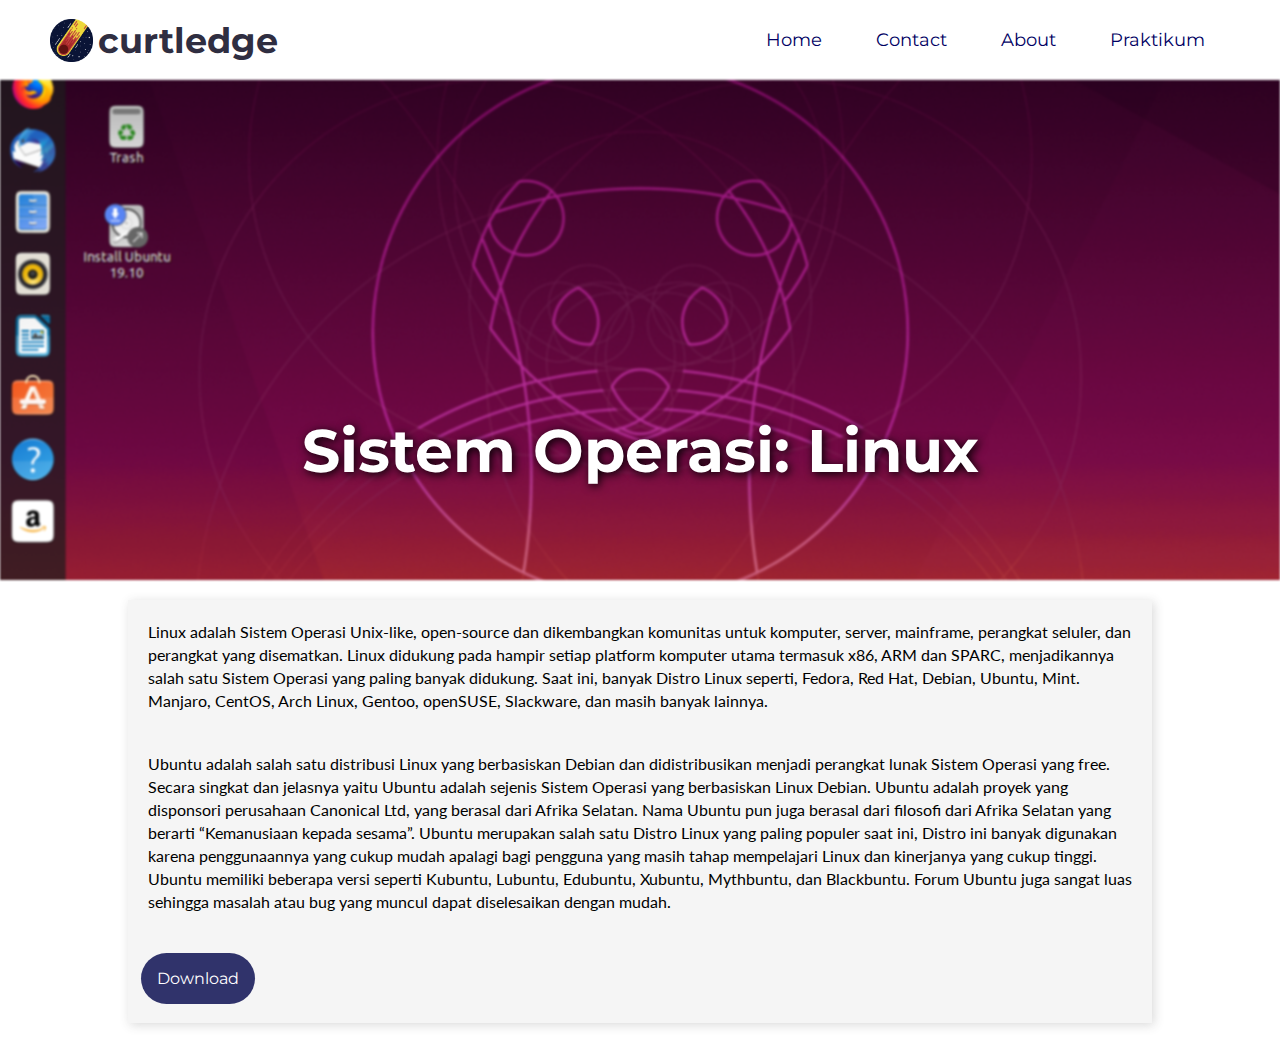
<file: linux.html>
<!DOCTYPE html>
<html lang="en">
  <head>
    <meta charset="UTF-8" />
    <meta name="viewport" content="width=device-width, initial-scale=1.0" />
    <meta http-equiv="X-UA-Compatible" content="ie=edge" />
    <link rel="stylesheet" href="style.css" />
    <link
      href="https://fonts.googleapis.com/css?family=Montserrat&display=swap"
      rel="stylesheet"
    />
    <link
      href="https://fonts.googleapis.com/css?family=Lato&display=swap"
      rel="stylesheet"
    />
    <title>Linux</title>
  </head>
  <body>
    <!--Navigation Bar-->
    <div class="navbar-container">
      <div class="logo">
        <img src="img/logo.png" alt="logo" class="logo-img" />
        <h1 class="logo-text">Curtledge</h1>
      </div>
      <div class="navbar-menu">
        <a href="index.html" class="navbar-item active">Home</a>
        <a href="contact.html" class="navbar-item">Contact</a>
        <a href="about.html" class="navbar-item">About</a>
        <a href="article.html" class="navbar-item">Praktikum</a>
      </div>
    </div>

    <!--Banner-->
    <div class="article-banner">
      <div class="article-img Linux">
        <!-- <h1>Hardware</h1> -->
        <!-- <img src="" alt="Hardware" /> -->
      </div>
      <div class="article-title">
        <h1>Sistem Operasi: Linux</h1>
      </div>
    </div>
    <div class="article-description">
      <div class="description-container">
        <div class="article-points">
          <p>
            Linux adalah Sistem Operasi Unix-like, open-source dan dikembangkan
            komunitas untuk komputer, server, mainframe, perangkat seluler, dan
            perangkat yang disematkan. Linux didukung pada hampir setiap
            platform komputer utama termasuk x86, ARM dan SPARC, menjadikannya
            salah satu Sistem Operasi yang paling banyak didukung. Saat ini,
            banyak Distro Linux seperti, Fedora, Red Hat, Debian, Ubuntu, Mint.
            Manjaro, CentOS, Arch Linux, Gentoo, openSUSE, Slackware, dan masih
            banyak lainnya.
          </p>
        </div>
        <div class="article-points">
          <p>
            Ubuntu adalah salah satu distribusi Linux yang berbasiskan Debian
            dan didistribusikan menjadi perangkat lunak Sistem Operasi yang
            free. Secara singkat dan jelasnya yaitu Ubuntu adalah sejenis Sistem
            Operasi yang berbasiskan Linux Debian. Ubuntu adalah proyek yang
            disponsori perusahaan Canonical Ltd, yang berasal dari Afrika
            Selatan. Nama Ubuntu pun juga berasal dari filosofi dari Afrika
            Selatan yang berarti “Kemanusiaan kepada sesama”. Ubuntu merupakan
            salah satu Distro Linux yang paling populer saat ini, Distro ini
            banyak digunakan karena penggunaannya yang cukup mudah apalagi bagi
            pengguna yang masih tahap mempelajari Linux dan kinerjanya yang
            cukup tinggi. Ubuntu memiliki beberapa versi seperti Kubuntu,
            Lubuntu, Edubuntu, Xubuntu, Mythbuntu, dan Blackbuntu. Forum Ubuntu
            juga sangat luas sehingga masalah atau bug yang muncul dapat
            diselesaikan dengan mudah.
          </p>
        </div>
        <div class="download">
          <a
            href="https://drive.google.com/file/d/1wgd4sMt8sfgAo9rNY1CX4e1ab8I1zHrn/view?usp=sharing"
            target="_blank"
            >Download</a
          >
        </div>
      </div>
    </div>
  </body>
</html>
</file>
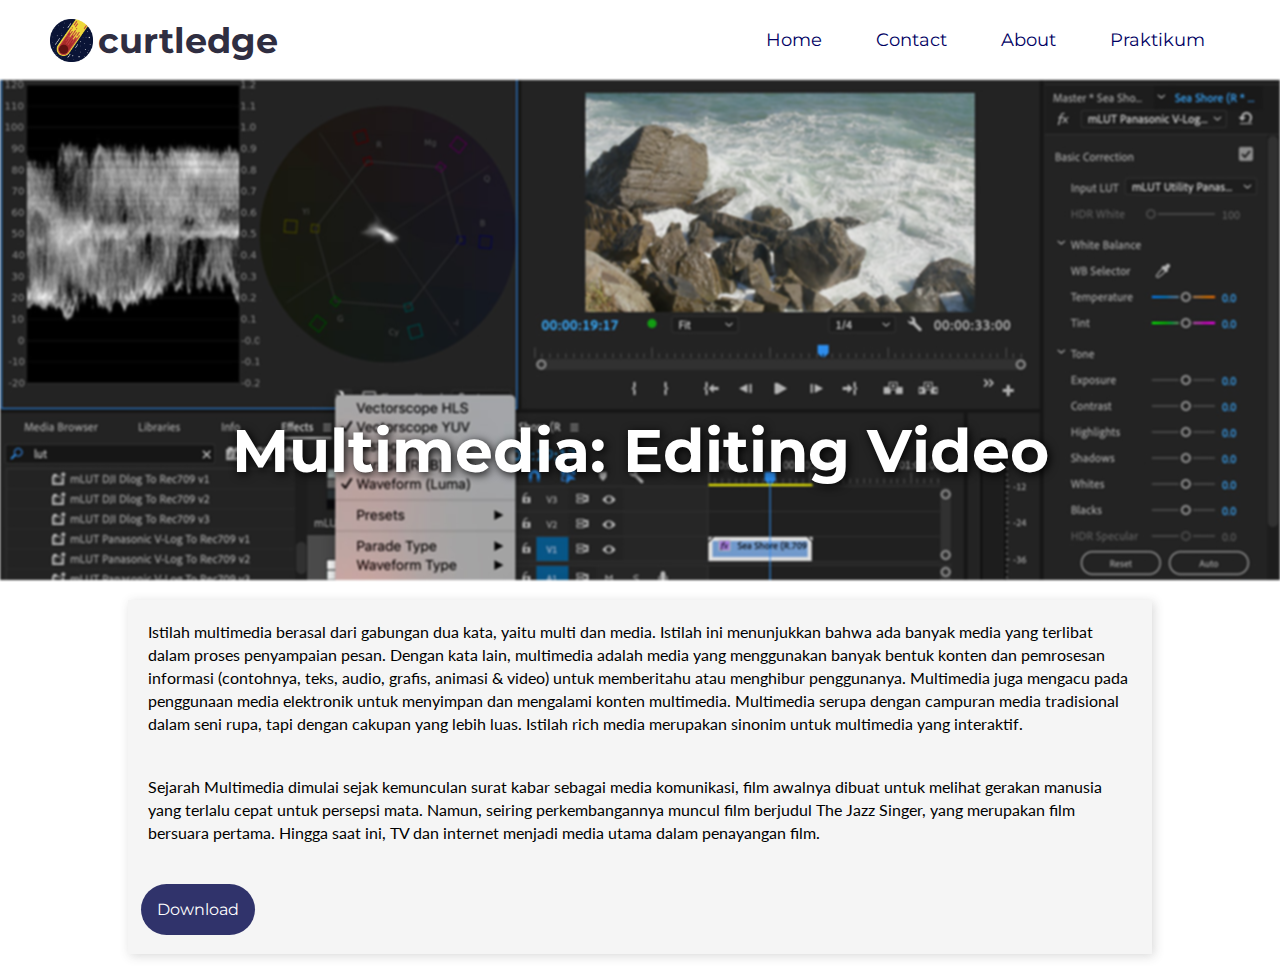
<file: multimedia.html>
<!DOCTYPE html>
<html lang="en">
  <head>
    <meta charset="UTF-8" />
    <meta name="viewport" content="width=device-width, initial-scale=1.0" />
    <meta http-equiv="X-UA-Compatible" content="ie=edge" />
    <link rel="stylesheet" href="style.css" />
    <link
      href="https://fonts.googleapis.com/css?family=Montserrat&display=swap"
      rel="stylesheet"
    />
    <link
      href="https://fonts.googleapis.com/css?family=Lato&display=swap"
      rel="stylesheet"
    />
    <title>Multimedia</title>
  </head>
  <body>
    <!--Navigation Bar-->
    <div class="navbar-container">
      <div class="logo">
        <img src="img/logo.png" alt="logo" class="logo-img" />
        <h1 class="logo-text">Curtledge</h1>
      </div>
      <div class="navbar-menu">
        <a href="index.html" class="navbar-item active">Home</a>
        <a href="contact.html" class="navbar-item">Contact</a>
        <a href="about.html" class="navbar-item">About</a>
        <a href="article.html" class="navbar-item">Praktikum</a>
      </div>
    </div>

    <!--Banner-->
    <div class="article-banner">
      <div class="article-img Multimedia">
        <!-- <h1>Hardware</h1> -->
        <!-- <img src="" alt="Hardware" /> -->
      </div>
      <div class="article-title">
        <h1>Multimedia: Editing Video</h1>
      </div>
    </div>
    <div class="article-description">
      <div class="description-container">
        <div class="article-points">
          <p>
            Istilah multimedia berasal dari gabungan dua kata, yaitu multi dan
            media. Istilah ini menunjukkan bahwa ada banyak media yang terlibat
            dalam proses penyampaian pesan. Dengan kata lain, multimedia adalah
            media yang menggunakan banyak bentuk konten dan pemrosesan informasi
            (contohnya, teks, audio, grafis, animasi & video) untuk memberitahu
            atau menghibur penggunanya. Multimedia juga mengacu pada penggunaan
            media elektronik untuk menyimpan dan mengalami konten multimedia.
            Multimedia serupa dengan campuran media tradisional dalam seni rupa,
            tapi dengan cakupan yang lebih luas. Istilah rich media merupakan
            sinonim untuk multimedia yang interaktif.
          </p>
        </div>
        <div class="article-points">
          <p>
            Sejarah Multimedia dimulai sejak kemunculan surat kabar sebagai
            media komunikasi, film awalnya dibuat untuk melihat gerakan manusia
            yang terlalu cepat untuk persepsi mata. Namun, seiring
            perkembangannya muncul film berjudul The Jazz Singer, yang merupakan
            film bersuara pertama. Hingga saat ini, TV dan internet menjadi
            media utama dalam penayangan film.
          </p>
        </div>
        <div class="download">
          <a
            href="https://drive.google.com/file/d/1iGLRxgdb_WvDKPSOxvz8ExRIvHoGIQfQ/view?usp=sharing"
            target="_blank"
            >Download</a
          >
        </div>
      </div>
    </div>
  </body>
</html>
</file>
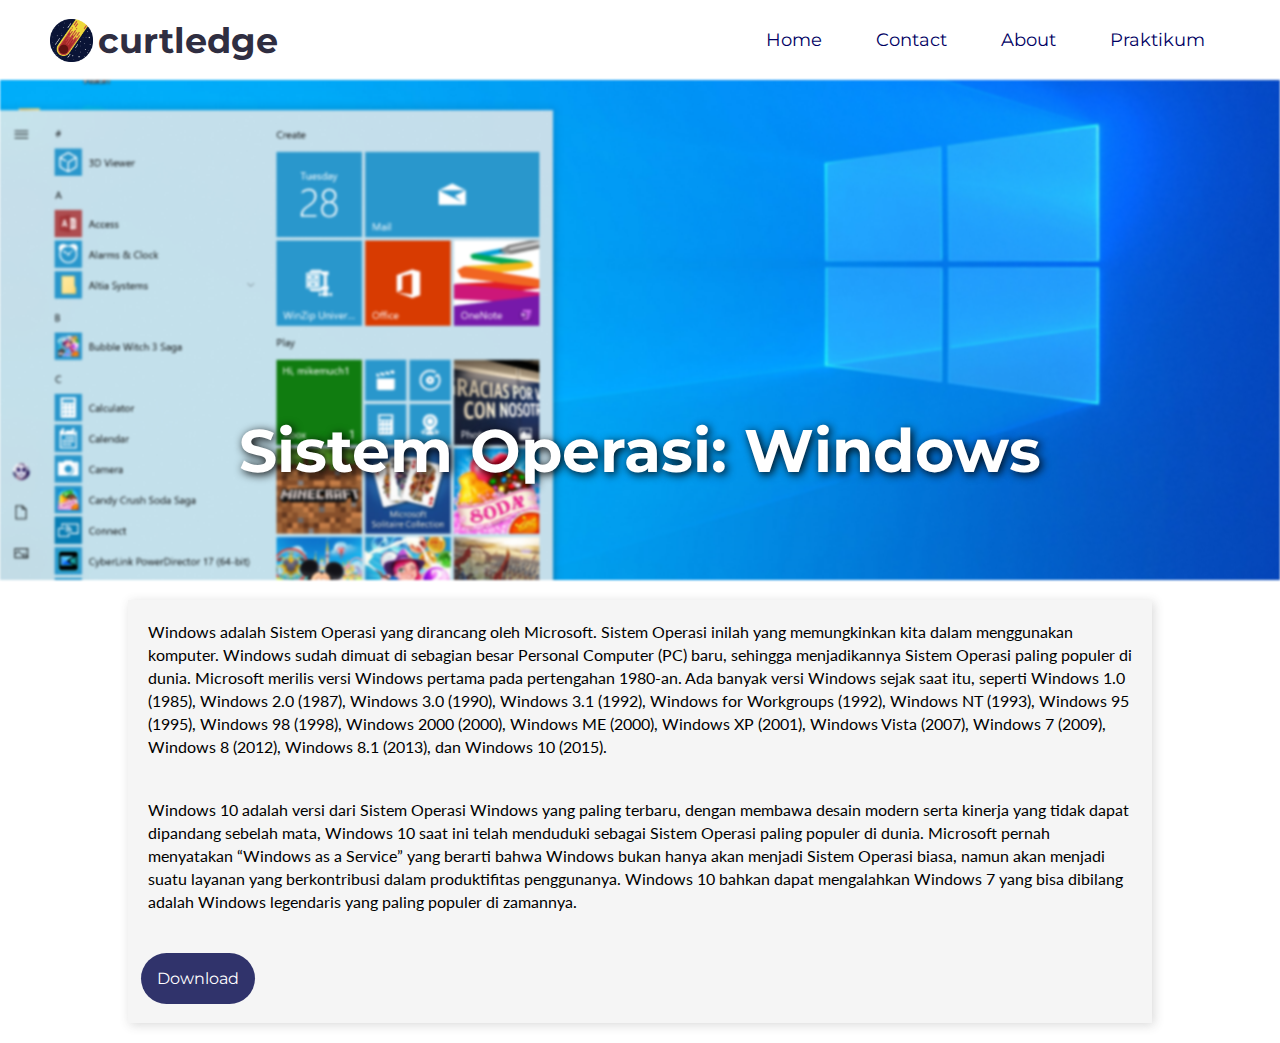
<file: windows.html>
<!DOCTYPE html>
<html lang="en">
  <head>
    <meta charset="UTF-8" />
    <meta name="viewport" content="width=device-width, initial-scale=1.0" />
    <meta http-equiv="X-UA-Compatible" content="ie=edge" />
    <link rel="stylesheet" href="style.css" />
    <link
      href="https://fonts.googleapis.com/css?family=Montserrat&display=swap"
      rel="stylesheet"
    />
    <link
      href="https://fonts.googleapis.com/css?family=Lato&display=swap"
      rel="stylesheet"
    />
    <title>Windows</title>
  </head>
  <body>
    <!--Navigation Bar-->
    <div class="navbar-container">
      <div class="logo">
        <img src="img/logo.png" alt="logo" class="logo-img" />
        <h1 class="logo-text">Curtledge</h1>
      </div>
      <div class="navbar-menu">
        <a href="index.html" class="navbar-item active">Home</a>
        <a href="contact.html" class="navbar-item">Contact</a>
        <a href="about.html" class="navbar-item">About</a>
        <a href="article.html" class="navbar-item">Praktikum</a>
      </div>
    </div>

    <!--Banner-->
    <div class="article-banner">
      <div class="article-img Windows">
        <!-- <h1>Hardware</h1> -->
        <!-- <img src="" alt="Hardware" /> -->
      </div>
      <div class="article-title">
        <h1>Sistem Operasi: Windows</h1>
      </div>
    </div>
    <div class="article-description">
      <div class="description-container">
        <div class="article-points">
          <p>
            Windows adalah Sistem Operasi yang dirancang oleh Microsoft. Sistem
            Operasi inilah yang memungkinkan kita dalam menggunakan komputer.
            Windows sudah dimuat di sebagian besar Personal Computer (PC) baru,
            sehingga menjadikannya Sistem Operasi paling populer di dunia.
            Microsoft merilis versi Windows pertama pada pertengahan 1980-an.
            Ada banyak versi Windows sejak saat itu, seperti Windows 1.0 (1985),
            Windows 2.0 (1987), Windows 3.0 (1990), Windows 3.1 (1992), Windows
            for Workgroups (1992), Windows NT (1993), Windows 95 (1995), Windows
            98 (1998), Windows 2000 (2000), Windows ME (2000), Windows XP
            (2001), Windows Vista (2007), Windows 7 (2009), Windows 8 (2012),
            Windows 8.1 (2013), dan Windows 10 (2015).
          </p>
        </div>
        <div class="article-points">
          <p>
            Windows 10 adalah versi dari Sistem Operasi Windows yang paling
            terbaru, dengan membawa desain modern serta kinerja yang tidak dapat
            dipandang sebelah mata, Windows 10 saat ini telah menduduki sebagai
            Sistem Operasi paling populer di dunia. Microsoft pernah menyatakan
            “Windows as a Service” yang berarti bahwa Windows bukan hanya akan
            menjadi Sistem Operasi biasa, namun akan menjadi suatu layanan yang
            berkontribusi dalam produktifitas penggunanya. Windows 10 bahkan
            dapat mengalahkan Windows 7 yang bisa dibilang adalah Windows
            legendaris yang paling populer di zamannya.
          </p>
        </div>
        <div class="download">
          <a
            href="https://drive.google.com/file/d/1JBOZOkvIHU7XIL80EP25MqAilvFjA9QA/view?usp=sharing"
            target="_blank"
            >Download</a
          >
        </div>
      </div>
    </div>
  </body>
</html>
</file>
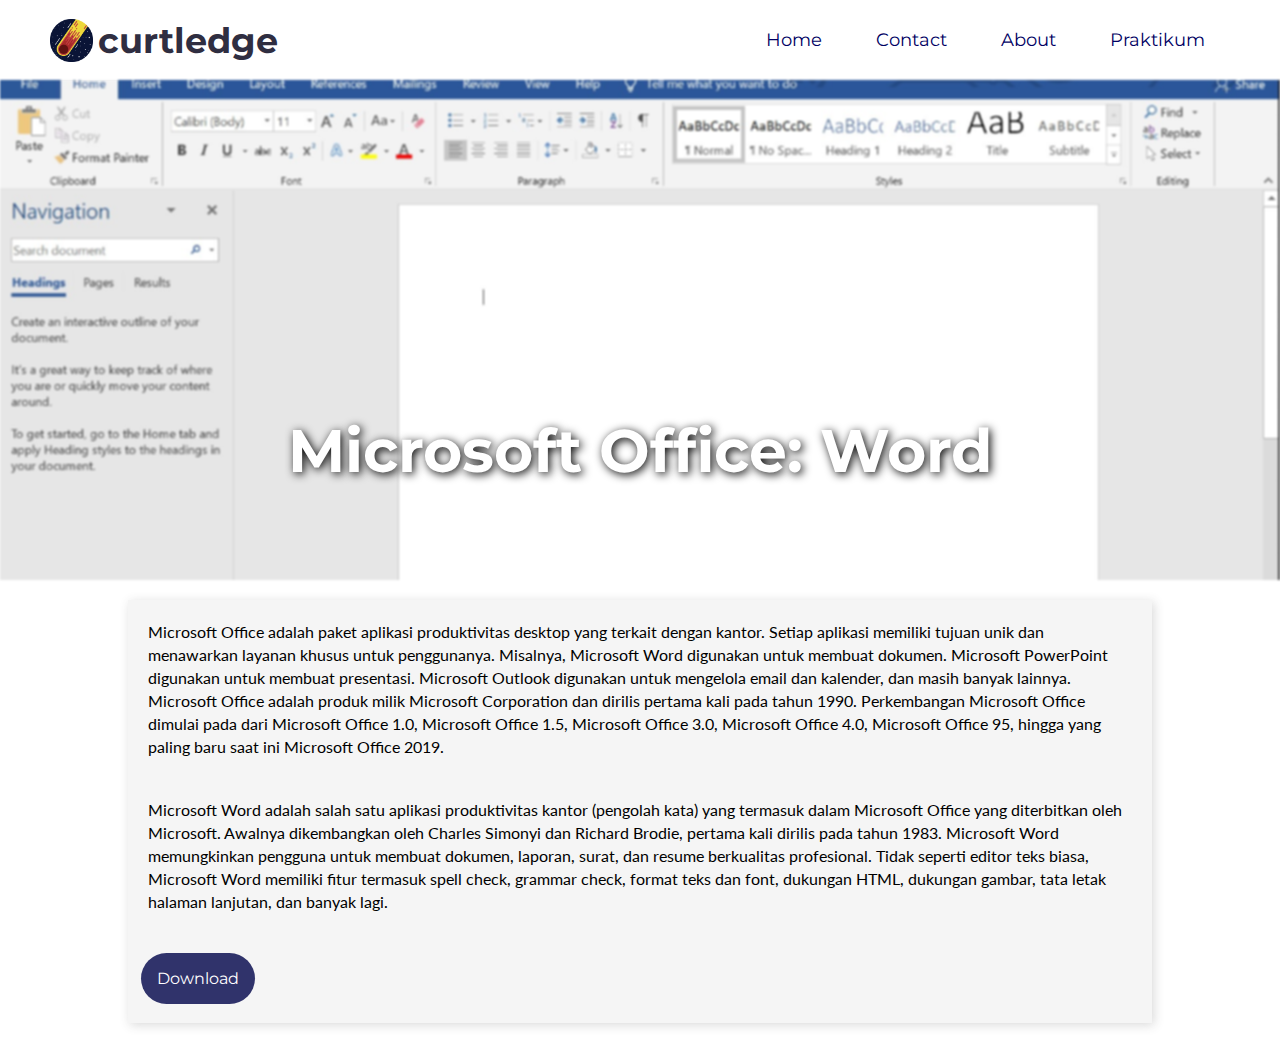
<file: word.html>
<!DOCTYPE html>
<html lang="en">
  <head>
    <meta charset="UTF-8" />
    <meta name="viewport" content="width=device-width, initial-scale=1.0" />
    <meta http-equiv="X-UA-Compatible" content="ie=edge" />
    <link rel="stylesheet" href="style.css" />
    <link
      href="https://fonts.googleapis.com/css?family=Montserrat&display=swap"
      rel="stylesheet"
    />
    <link
      href="https://fonts.googleapis.com/css?family=Lato&display=swap"
      rel="stylesheet"
    />
    <title>Word</title>
  </head>
  <body>
    <!--Navigation Bar-->
    <div class="navbar-container">
      <div class="logo">
        <img src="img/logo.png" alt="logo" class="logo-img" />
        <h1 class="logo-text">Curtledge</h1>
      </div>
      <div class="navbar-menu">
        <a href="index.html" class="navbar-item active">Home</a>
        <a href="contact.html" class="navbar-item">Contact</a>
        <a href="about.html" class="navbar-item">About</a>
        <a href="article.html" class="navbar-item">Praktikum</a>
      </div>
    </div>

    <!--Banner-->
    <div class="article-banner">
      <div class="article-img Word">
        <!-- <h1>Hardware</h1> -->
        <!-- <img src="" alt="Hardware" /> -->
      </div>
      <div class="article-title">
        <h1>Microsoft Office: Word</h1>
      </div>
    </div>
    <div class="article-description">
      <div class="description-container">
        <div class="article-points">
          <p>
            Microsoft Office adalah paket aplikasi produktivitas desktop yang
            terkait dengan kantor. Setiap aplikasi memiliki tujuan unik dan
            menawarkan layanan khusus untuk penggunanya. Misalnya, Microsoft
            Word digunakan untuk membuat dokumen. Microsoft PowerPoint digunakan
            untuk membuat presentasi. Microsoft Outlook digunakan untuk
            mengelola email dan kalender, dan masih banyak lainnya. Microsoft
            Office adalah produk milik Microsoft Corporation dan dirilis pertama
            kali pada tahun 1990. Perkembangan Microsoft Office dimulai pada
            dari Microsoft Office 1.0, Microsoft Office 1.5, Microsoft Office
            3.0, Microsoft Office 4.0, Microsoft Office 95, hingga yang paling
            baru saat ini Microsoft Office 2019.
          </p>
        </div>
        <div class="article-points">
          <p>
            Microsoft Word adalah salah satu aplikasi produktivitas kantor
            (pengolah kata) yang termasuk dalam Microsoft Office yang
            diterbitkan oleh Microsoft. Awalnya dikembangkan oleh Charles
            Simonyi dan Richard Brodie, pertama kali dirilis pada tahun 1983.
            Microsoft Word memungkinkan pengguna untuk membuat dokumen, laporan,
            surat, dan resume berkualitas profesional. Tidak seperti editor teks
            biasa, Microsoft Word memiliki fitur termasuk spell check, grammar
            check, format teks dan font, dukungan HTML, dukungan gambar, tata
            letak halaman lanjutan, dan banyak lagi.
          </p>
        </div>
        <div class="download">
          <a
            href="https://drive.google.com/file/d/1Sjmj247R5u7ncja0V5odB-Os-tjkSvVc/view?usp=sharing"
            target="_blank"
            >Download</a
          >
        </div>
      </div>
    </div>
  </body>
</html>
</file>
<file: style.css>
* {
  margin: 0;
  padding: 0;
}

.navbar-container {
  position: relative;
  align-items: center;
  display: flex;
  width: 100%;
  height: 80px;
  background-color: white;
  box-shadow: 0 2px 2px -2px rgba(0, 0, 0, 0.2);
}

.logo {
  align-items: center;
  display: flex;
  margin: 0px 50px;
}

.logo-text {
  color: #2f2e41;
  margin: 0px 5px;
  font-size: 35px;
  font-family: "Montserrat", sans-serif;
  text-transform: lowercase;
}

.logo-img {
  width: 43px;
  height: 43px;
}

.navbar-menu {
  position: absolute;
  margin: 0px 50px;
  right: 0;
}

.navbar-item {
  font-family: "Montserrat", sans-serif;
  font-size: 18px;
  text-decoration: none;
  color: #000063;
  padding: 5px;
  margin: 0px 20px;
  transition: 0.2s ease-in-out;
}

.banner-container {
  align-items: center;
  width: 100%;
  height: 100%;
  display: flex;
}

.banner-content p {
  font-family: "Lato", sans-serif;
  color: #2f2e41;
}

.left {
  margin-left: 40px;
}

.right {
  margin-right: 40px;
}

.banner-content h1 {
  font-family: "Montserrat", sans-serif;
  text-transform: uppercase;
  margin: 10px 0px;
  color: #575a89;
}

.banner-content button {
  margin: 12px 0px;
}

.btn {
  font-family: "Montserrat", sans-serif;
  padding: 7px 7px;
  font-size: 15px;
  border: 1.5px solid #30336b;
  background: transparent;
  border-radius: 4px;
  color: #2f2e41;
  cursor: pointer;
}

.btn:hover {
  background: #2f2e41;
  color: white;
  transition: 0.3s ease-in-out;
}

.banner-img {
  width: 65%;
  height: 100%;
}

.subscribe-container {
  background-color: #e8eaf6;
  align-items: center;
  position: relative;
  display: flex;
  widows: 100%;
  height: 150px;
}

.subscribe-content {
  font-family: "Montserrat", sans-serif;
  margin-left: 40px;
}

.subscribe-content h1 {
  color: #575a89;
  margin: 10px 0px;
}

.subscribe-content p {
  font-family: "Lato", sans-serif;
  color: #2f2e41;
}

.subscribe-button button {
  position: absolute;
  right: 0;
  margin-right: 40px;
}

.footer {
  display: flex;
  background-color: #2f2e41;
  color: white;
  height: 40px;
  width: 100%;
  align-items: center;
  justify-content: center;
}

.footer h1 {
  font-family: "Lato", sans-serif;
  font-size: 14px;
}

.social-container {
  justify-content: center;
  position: relative;
  align-items: center;
  width: 100%;
  height: 100%;
  display: flex;
  /* border: 1px solid black; */
}

.social-img {
  /* border: 1px solid black; */
  width: 35%;
  height: 100%;
  margin: 0px 30px;
  padding: 25px;
}

.social-content {
  margin: 0px 30px;
  /* border: 1px solid black; */
}

.social-content h1 {
  color: #575a89;
  text-align: center;
  /* border: 1px solid black; */
  margin: 0;
  font-family: "Montserrat", sans-serif;
}

.social-media {
  width: 260px;
  height: 100%;
  align-items: center;
}

.social-media a {
  margin: 25px;
  text-decoration: none;
  font-family: "Lato", sans-serif;
  border-radius: 25px;
  padding: 15px;
  /* background-color: #6bd5e1; */
  align-items: center;
  display: flex;
  /* border: 1px solid black; */
}

.social-media p {
  color: white;
  font-size: 18px;
  /* border: 1px solid black; */
  padding: 0px 10px;
}

.social-icon {
  height: 25px;
  width: 25px;
}

.socmed-container {
  /* border: 1px solid blue; */
  display: flex;
}

.socmed-body {
  width: 100%;
  height: 100%;
  /* border: 1px solid black; */
}

.instagram {
  background-color: #b39ddb;
}

.twitter {
  background-color: #6bd5e1;
}

.line {
  background-color: #a5d6a7;
}

.whatsapp {
  background-color: #ffab91;
}

.social-media a:hover {
  box-shadow: 1px 3px 1px rgba(0, 0, 0, 0.2);
  transition: all 0.2s ease-in-out;
}

.landing-container {
  justify-content: center;
  position: relative;
  display: flex;
  align-items: center;
  width: 100%;
  height: 650px;
  margin-top: 1px;
  /* border: 1px solid black; */
}

.landing-img {
  /* border: 1px solid black; */
  width: 80%;
  height: 100%;
}

.landing-img img {
  width: 100%;
  height: 100%;
}

.landing-title {
  font-family: "Montserrat", sans-serif;
  align-items: center;
  justify-content: center;
  position: absolute;
  display: flex;
  height: 80px;
  color: #424242;
  text-shadow: 0px 1px 8px #b39ddb;
  /* border: 2px solid black; */
}

.about-container {
  justify-content: center;
  align-items: center;
  width: 100%;
  height: 100%;
  display: flex;
  margin-top: 5px;
  /* border: 1px solid black; */
}

.about {
  display: flex;
  width: 80%;
  height: 100%;
  /* border: 1px solid black; */
}

.card {
  background-color: #009688;
  margin: auto;
  margin-bottom: 40px;
  border-radius: 10px;
  /* border: 1px solid black; */
  width: 300px;
  height: 300px;
  padding: 20px;
  font-family: "Montserrat", sans-serif;
  color: white;
  box-shadow: 5px 5px 10px rgba(0, 0, 0, 0.2);
}

.skills h1 {
  text-align: center;
  font-size: 40px;
  margin-bottom: 15px;
}

.skills img {
  width: 45px;
  height: 45px;
}

.profile h1 {
  text-align: center;
  font-size: 40px;
  margin-bottom: 15px;
}

.profile p {
  font-weight: 600;
  font-size: 15px;
  padding: 2px 0px;
}

.skill {
  align-items: center;
  margin: 15px 0px;
  display: flex;
}

.slider-track {
  width: 200px;
  height: 30px;
  /* border: 1px solid black; */
  margin-left: 20px;
  border-radius: 50px;
  background-color: #eceff1;
}

.slider-python {
  width: 130px;
  height: 30px;
  /* border: 1px solid black; */
  margin-left: 0px;
  border-radius: 50px;
  background-color: white;
  opacity: 0.9;
  box-shadow: 5px 0px 5px rgba(0, 0, 0, 0.2);
}

.slider-php {
  width: 100px;
  height: 30px;
  /* border: 1px solid black; */
  margin-left: 0px;
  border-radius: 50px;
  background-color: white;
  opacity: 0.9;
  box-shadow: 5px 0px 5px rgba(0, 0, 0, 0.2);
}

.slider-java {
  width: 70px;
  height: 30px;
  /* border: 1px solid black; */
  margin-left: 0px;
  border-radius: 50px;
  background-color: white;
  opacity: 0.9;
  box-shadow: 5px 0px 5px rgba(0, 0, 0, 0.2);
}

.slider-html5 {
  width: 170px;
  height: 30px;
  /* border: 1px solid black; */
  margin-left: 0px;
  border-radius: 50px;
  background-color: white;
  opacity: 0.9;
  box-shadow: 5px 0px 5px rgba(0, 0, 0, 0.2);
}

.me {
  margin: auto;
  /* border: 1px solid black; */
  display: flex;
  width: 27%;
}

.me:hover {
  display: flex;
  width: 95%;
  transition: all 0.2s ease-in-out;
}

.article-container {
  /* border: 1px solid black; */
  width: 100%;
  height: 100%;
  display: flex;
  flex-direction: column;
}

.articles {
  /* border: 1px solid black; */
  margin: auto;
  margin-top: 20px;
  width: 80%;
  display: flex;
  flex-direction: column;
}

.praktikum-section {
  /* border: 1px solid black; */
  box-shadow: 2px 2px 5px rgba(0, 0, 0, 0.2);
  margin: 20px 0px;
}

.praktikum-section:hover {
  transition: 0.2s ease-in-out;
  box-shadow: 5px 5px 10px rgba(0, 0, 0, 0.2);
}

.praktikum {
  margin: 20px;
  display: flex;
}

.banner-praktikum {
  display: flex;
  justify-content: center;
  /* border: 1px solid black; */
  margin-right: 15px;
  width: 100%;
  height: 100%;
}

.description-praktikum {
  display: flex;
  flex-direction: column;
  /* border: 1px solid black; */
  justify-content: center;
}

.description-praktikum a {
  font-weight: bold;
  color: black;
  text-decoration: none;
  font-size: 2em;
  margin-bottom: 10px;
  font-family: "Montserrat", sans-serif;
  text-transform: uppercase;
}

.description-praktikum p {
  font-family: "Lato", sans-serif;
  line-height: 23px;
}

.article-banner {
  width: 100%;
  height: 500px;
  /* border: 1px solid black; */
}

.article-img {
  display: flex;
  align-items: center;
  justify-content: center;
  width: 100%;
  height: 100%;
  background-repeat: no-repeat;
  background-size: cover;
  background-position: center;
  filter: blur(1px);
}

.Hardware {
  background-image: url("img/Hardware\ \(Banner\).jpeg");
}

.Windows {
  background-image: url("img/Windows\ \(Banner\).png");
}

.Linux {
  background-image: url("img/Linux\ \(Banner\).png");
}

.Word {
  background-image: url("img/Word\ \(Banner\).png");
}

.ExcelPpt {
  background-image: url("img/ExcelPpt\ \(Banner\).png");
}

.Design {
  background-image: url("img/Design\ \(Banner\).png");
}

.Multimedia {
  background-image: url("img/Multimedia\ \(Banner\).jpg");
}

.HTMLCSS {
  background-image: url("img/HTML\ \(Banner\).webp");
}

.Hosting {
  background-image: url("img/Hosting\ \(Banner\).jpg");
}

.AR {
  background-image: url("img/AR\ \(Banner\).jpg");
}

.article-description {
  width: 100%;
  height: 100%;
  margin: 20px 0px;
  /* border: 1px solid black; */
}

.description-container {
  /* margin-top: 20px; */
  box-shadow: 2px 2px 10px rgba(66, 65, 65, 0.2);
  width: 80%;
  background-color: #f5f5f5;
  height: 100%;
  margin: auto;
  /* border: 1px solid black; */
}

.article-title {
  /* border: 1px solid black; */
  top: 50%;
  left: 50%;
  transform: translate(-50%, -50%);
  z-index: 2;
  justify-content: center;
  text-align: center;
  width: 100%;
  display: flex;
  position: absolute;
}

.article-title h1 {
  font-size: 60px;
  text-shadow: 2px 2px 10px #000000;
  font-weight: bold;
  font-family: "Montserrat", sans-serif;
  display: flex;
  color: white;
}

.article-points {
  /* border: 1px solid black; */
  padding: 20px;
  line-height: 23px;
  font-family: "Lato", sans-serif;
  color: black;
}

.download {
  /* margin-right: 20px; */
  width: 100px;
  display: flex;
  align-items: center;
  justify-content: center;
  height: 50px;
  /* border: 1px solid black; */
  padding: 20px;
}

.download a {
  font-family: "Montserrat", sans-serif;
  background-color: #30336b;
  border-radius: 50px;
  padding: 16px;
  text-decoration: none;
  color: white;
  /* border: 1px solid black; */
}
</file>
